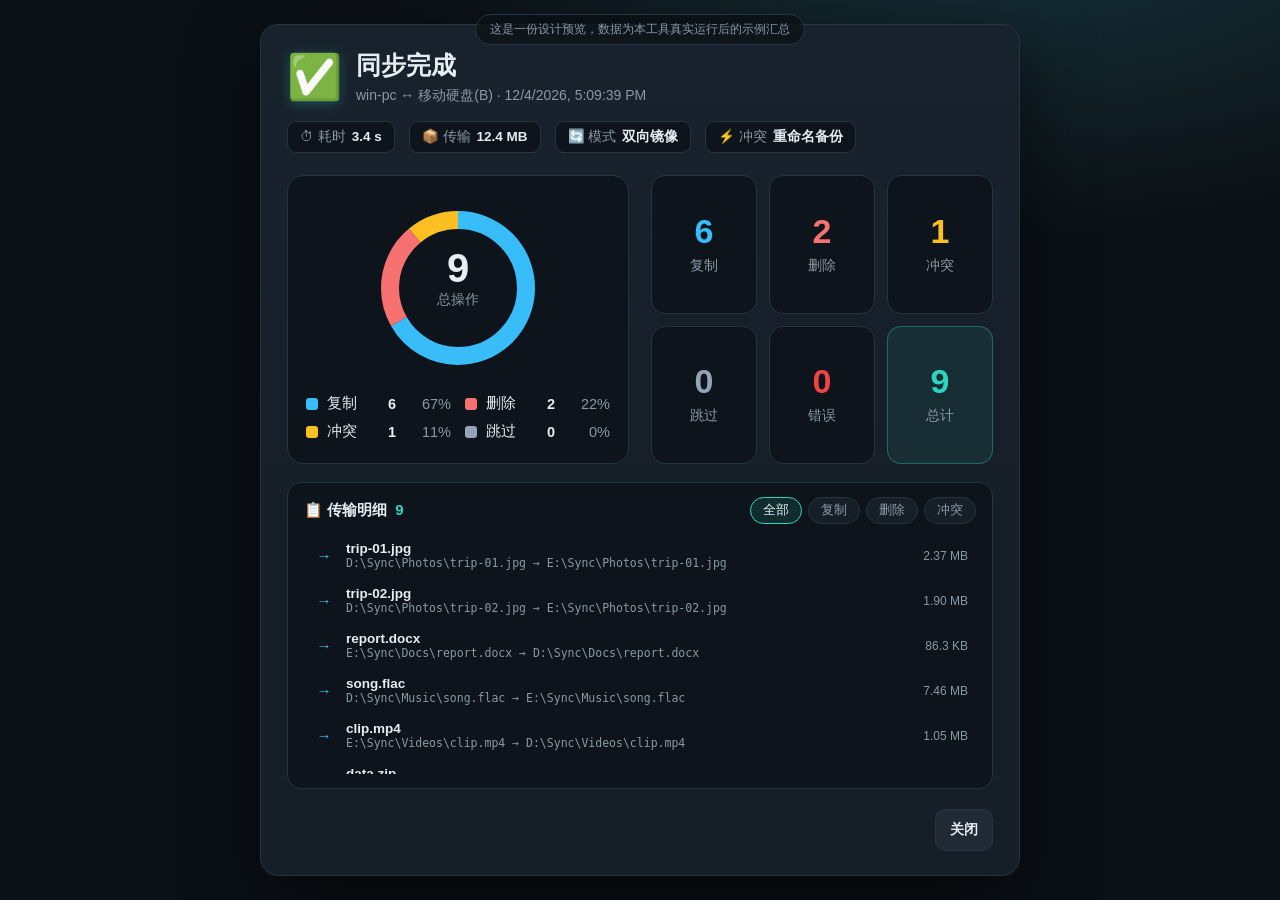
<file: reports/report-preview.html>
<!DOCTYPE html>
<html lang="zh-CN">
<head>
<meta charset="UTF-8" />
<meta name="viewport" content="width=device-width, initial-scale=1.0" />
<title>MiaoSync · 同步完成报告（矩阵布局预览）</title>
<style>
  :root {
    --bg:#0b1015; --bg-card:#161f28; --bg-input:#0d141b; --border:#263442;
    --text:#e6edf3; --text-dim:#8b98a5; --accent:#2dd4bf; --accent-warm:#f59e0b;
    --copy:#38bdf8; --del:#f87171; --conf:#fbbf24; --danger:#ef4444;
  }
  * { box-sizing:border-box; }
  body {
    margin:0; min-height:100vh; font-family:-apple-system,"PingFang SC","Microsoft YaHei","Segoe UI",sans-serif;
    background:radial-gradient(1200px 600px at 80% -10%, #16323a 0%, var(--bg) 55%);
    color:var(--text); display:flex; align-items:center; justify-content:center; padding:24px;
  }
  .note { position:fixed; top:14px; left:50%; transform:translateX(-50%); font-size:12px; color:var(--text-dim);
    background:rgba(11,16,21,.7); border:1px solid var(--border); padding:6px 14px; border-radius:999px; }

  .report-card {
    width:min(760px,94vw); background:linear-gradient(180deg,#18222d 0%,var(--bg-card) 60%);
    border:1px solid var(--border); border-radius:18px; padding:24px 26px; box-shadow:0 24px 70px rgba(0,0,0,.55);
  }

  /* 头部：标题在左，元数据在右 */
  .report-head { display:flex; justify-content:space-between; align-items:center; gap:16px; flex-wrap:wrap; margin-bottom:22px; }
  .report-title-block { display:flex; align-items:center; gap:14px; }
  .report-head .ico { font-size:44px; line-height:1; filter:drop-shadow(0 2px 6px rgba(45,212,191,.3)); }
  .report-head .title { font-size:25px; font-weight:700; margin:0; }
  .report-head .sub { margin:5px 0 0; font-size:14px; color:var(--text-dim); }
  .report-head.is-warn .ico { filter:drop-shadow(0 2px 6px rgba(245,158,11,.45)); }

  .report-meta-row { display:flex; flex-wrap:wrap; gap:9px 14px; font-size:13.5px; color:var(--text-dim); }
  .report-meta-row .m { display:inline-flex; align-items:baseline; gap:6px; background:var(--bg-input); border:1px solid var(--border); padding:6px 12px; border-radius:9px; font-size:13.5px; }
  .report-meta-row b { color:var(--text); font-weight:600; }

  /* 主体：1×2 矩阵 */
  .report-body { display:grid; grid-template-columns:1fr 1fr; gap:22px; align-items:stretch; }
  @media (max-width:620px){ .report-body{grid-template-columns:1fr;} }

  /* 左侧：环形图 */
  .report-chart { display:flex; flex-direction:column; align-items:center; justify-content:center; gap:16px;
    background:var(--bg-input); border:1px solid var(--border); border-radius:16px; padding:22px 18px; }
  .donut-track { fill:none; stroke:var(--bg-card); stroke-width:18; }
  .donut-seg { fill:none; stroke-width:18; transition:stroke-dasharray .9s cubic-bezier(.4,0,.2,1); }
  .donut-center-num { font-size:40px; font-weight:800; fill:var(--text); }
  .donut-center-label { font-size:13.5px; fill:var(--text-dim); }
  .report-legend { display:grid; grid-template-columns:1fr 1fr; gap:9px 14px; width:100%; }
  .report-legend .lg { display:flex; align-items:center; gap:9px; font-size:14.5px; }
  .report-legend .dot { width:12px; height:12px; border-radius:3px; flex:none; }
  .report-legend .lg .n { margin-left:auto; font-weight:700; font-variant-numeric:tabular-nums; }
  .report-legend .lg .p { color:var(--text-dim); width:46px; text-align:right; font-variant-numeric:tabular-nums; }

  /* 右侧：2×3 统计卡矩阵 */
  .report-tiles { display:grid; grid-template-columns:repeat(3,1fr); gap:12px; }
  @media (max-width:620px){ .report-tiles{grid-template-columns:repeat(2,1fr);} }
  .tile { background:var(--bg-input); border:1px solid var(--border); border-radius:14px;
    padding:20px 8px; text-align:center; min-height:104px; display:flex; flex-direction:column; justify-content:center; }
  .tile .t-num { font-size:34px; font-weight:800; line-height:1; font-variant-numeric:tabular-nums; }
  .tile .t-lbl { margin-top:9px; font-size:13.5px; color:var(--text-dim); }
  .tile.copy .t-num { color:var(--copy); }
  .tile.delete .t-num { color:var(--del); }
  .tile.conflict .t-num { color:var(--conf); }
  .tile.skip .t-num { color:#94a3b8; }
  .tile.error .t-num { color:var(--danger); }
  .tile.total { background:rgba(45,212,191,.08); border-color:rgba(45,212,191,.35); }
  .tile.total .t-num { color:var(--accent); }

  .report-banner { margin-top:18px; padding:13px 16px; border-radius:12px;
    border:1px solid rgba(245,158,11,.45); background:rgba(245,158,11,.1); color:#fbbf24; font-size:15px; line-height:1.65; }
  .report-banner[hidden]{display:none;}
  .report-banner b { color:#fde68a; }
  .report-foot { display:flex; justify-content:flex-end; gap:10px; margin-top:20px; }

  .btn { cursor:pointer; border:1px solid var(--border); background:#1f2a36; color:var(--text);
    border-radius:10px; padding:11px 14px; font-size:14px; font-weight:600; font-family:inherit; }
  .btn-run { background:var(--accent-warm); color:#2a1a02; border-color:var(--accent-warm); }

  /* 传输明细列表 */
  .report-detail { margin-top:18px; border:1px solid var(--border); border-radius:14px; background:var(--bg-input); padding:14px 16px; }
  .detail-head { display:flex; justify-content:space-between; align-items:center; gap:12px; flex-wrap:wrap; margin-bottom:10px; }
  .detail-title { font-size:15px; font-weight:700; }
  .detail-title b { color:var(--accent); margin-left:4px; font-variant-numeric:tabular-nums; }
  .detail-filters { display:flex; gap:6px; }
  .chip { cursor:pointer; border:1px solid var(--border); background:var(--bg-card); color:var(--text-dim);
    border-radius:999px; padding:4px 12px; font-size:12.5px; font-family:inherit; transition:all .15s; }
  .chip:hover { color:var(--text); }
  .chip.active { color:var(--text); border-color:var(--accent); background:rgba(45,212,191,.12); }
  .detail-list { max-height:240px; overflow:auto; display:flex; flex-direction:column; gap:2px; }
  .xrow { display:grid; grid-template-columns:24px 1fr auto; gap:10px; align-items:center; padding:7px 8px; border-radius:8px; }
  .xrow:hover { background:var(--bg-card); }
  .x-ico { font-size:15px; text-align:center; font-weight:700; }
  .xrow.copy .x-ico { color:var(--copy); }
  .xrow.delete .x-ico { color:var(--del); }
  .xrow.conflict .x-ico { color:var(--conf); }
  .xrow.skip .x-ico { color:#94a3b8; }
  .xrow.error .x-ico { color:var(--danger); }
  .xrow.error .x-name { color:var(--danger); }
  .x-main { min-width:0; }
  .x-name { font-size:13.5px; font-weight:600; white-space:nowrap; overflow:hidden; text-overflow:ellipsis; }
  .x-path { font-size:11.5px; color:var(--text-dim); font-family:ui-monospace,Menlo,Consolas,monospace; white-space:nowrap; overflow:hidden; text-overflow:ellipsis; }
  .x-size { font-size:12px; color:var(--text-dim); font-variant-numeric:tabular-nums; white-space:nowrap; }
  .x-empty { padding:18px; text-align:center; color:var(--text-dim); font-size:13px; margin:0; }
</style>
</head>
<body>
  <div class="note">这是一份设计预览，数据为本工具真实运行后的示例汇总</div>
  <div class="report-card">
    <div id="reportHead" class="report-head"></div>
    <div class="report-body">
      <div class="report-chart">
        <svg viewBox="0 0 180 180" width="180" height="180">
          <circle class="donut-track" cx="90" cy="90" r="68"></circle>
          <g id="reportSegments" transform="rotate(-90 90 90)"></g>
          <text id="reportCenter" x="90" y="84" class="donut-center-num" text-anchor="middle">0</text>
          <text x="90" y="106" class="donut-center-label" text-anchor="middle">总操作</text>
        </svg>
        <div id="reportLegend" class="report-legend"></div>
      </div>
      <div id="reportTiles" class="report-tiles"></div>
    </div>
    <section class="report-detail">
      <div class="detail-head">
        <span class="detail-title">📋 传输明细 <b id="detailCount">0</b></span>
        <div class="detail-filters" id="detailFilters">
          <button class="chip active" data-f="all">全部</button>
          <button class="chip" data-f="copy">复制</button>
          <button class="chip" data-f="delete">删除</button>
          <button class="chip" data-f="conflict">冲突</button>
        </div>
      </div>
      <div id="reportDetail" class="detail-list"></div>
    </section>
    <div id="reportBanner" class="report-banner" hidden></div>
    <div class="report-foot">
      <button class="btn btn-ghost">关闭</button>
      <button class="btn btn-run" hidden>⚠️ 确认并执行危险操作</button>
    </div>
  </div>

<script>
  const SAMPLE = {
    message:"同步完成", copied:6, deleted:2, conflicts:1, skipped:0, errors:0,
    bytesCopied:13002342, durationMs:3412, requiresConfirm:false,
    dangerousInfo:"", mode:"mirror", conflict:"rename",
    nodes:["win-pc","移动硬盘(B)"],
    transferred:[
      {kind:"copy", from:"D:\\Sync\\Photos\\trip-01.jpg", to:"E:\\Sync\\Photos\\trip-01.jpg", size:2480120, pair:"win-pc ↔ 移动硬盘(B)", status:"ok"},
      {kind:"copy", from:"D:\\Sync\\Photos\\trip-02.jpg", to:"E:\\Sync\\Photos\\trip-02.jpg", size:1988440, pair:"win-pc ↔ 移动硬盘(B)", status:"ok"},
      {kind:"copy", from:"E:\\Sync\\Docs\\report.docx", to:"D:\\Sync\\Docs\\report.docx", size:88410, pair:"win-pc ↔ 移动硬盘(B)", status:"ok"},
      {kind:"copy", from:"D:\\Sync\\Music\\song.flac", to:"E:\\Sync\\Music\\song.flac", size:7820100, pair:"win-pc ↔ 移动硬盘(B)", status:"ok"},
      {kind:"copy", from:"E:\\Sync\\Videos\\clip.mp4", to:"D:\\Sync\\Videos\\clip.mp4", size:1100290, pair:"win-pc ↔ 移动硬盘(B)", status:"ok"},
      {kind:"copy", from:"D:\\Sync\\Backup\\data.zip", to:"E:\\Sync\\Backup\\data.zip", size:475982, pair:"win-pc ↔ 移动硬盘(B)", status:"ok"},
      {kind:"conflict", from:"D:\\Sync\\docs\\shared.md", to:"E:\\Sync\\docs\\shared.md", size:14220, pair:"win-pc ↔ 移动硬盘(B)", status:"ok"},
      {kind:"delete", from:"", to:"E:\\Sync\\Temp\\old-note.txt", size:2048, pair:"win-pc ↔ 移动硬盘(B)", status:"ok"},
      {kind:"delete", from:"", to:"D:\\Sync\\Temp\\draft.bak", size:5120, pair:"win-pc ↔ 移动硬盘(B)", status:"ok"},
    ]
  };
  const SEG_DEFS = [
    {key:"copied",label:"复制",color:"#38bdf8"},
    {key:"deleted",label:"删除",color:"#f87171"},
    {key:"conflicts",label:"冲突",color:"#fbbf24"},
    {key:"skipped",label:"跳过",color:"#94a3b8"},
  ];
  const C = 2*Math.PI*68;
  const fmtBytes = n => { if(!n) return "0 B"; const u=["B","KB","MB","GB","TB"]; let i=0,x=n;
    while(x>=1024&&i<u.length-1){x/=1024;i++;} return (i===0?x:x.toFixed(x<10?2:1))+" "+u[i]; };
  const fmtDur = ms => ms<1000 ? ms+" ms" : (ms/1000).toFixed(1)+" s";
  const esc = s => String(s==null?"":s).replace(/&/g,"&amp;").replace(/</g,"&lt;").replace(/>/g,"&gt;");
  const MODE={mirror:"双向镜像",backup:"单向备份"}, CONF={rename:"重命名备份",keep:"两端保留",newer:"仅留较新"};

  const s=SAMPLE;
  const head=document.getElementById("reportHead");
  let icon="✅",title="同步完成",cls="";
  if(s.requiresConfirm){icon="⚠️";title="需要确认危险操作";cls="is-warn";}
  else if(s.errors>0){icon="⚠️";title="同步完成，有 "+s.errors+" 个错误";cls="is-warn";}
  head.className="report-head "+cls;
  head.innerHTML=
    `<div class="report-title-block"><span class="ico">${icon}</span>`+
    `<div><p class="title">${title}</p>`+
    `<p class="sub">${esc(s.nodes.join(" ↔ "))} · ${new Date().toLocaleString()}</p></div></div>`+
    `<div class="report-meta-row">`+
    `<span class="m">⏱ 耗时 <b>${fmtDur(s.durationMs)}</b></span>`+
    `<span class="m">📦 传输 <b>${fmtBytes(s.bytesCopied)}</b></span>`+
    `<span class="m">🔄 模式 <b>${MODE[s.mode]||s.mode}</b></span>`+
    `<span class="m">⚡ 冲突 <b>${CONF[s.conflict]||s.conflict}</b></span></div>`;

  const segs=document.getElementById("reportSegments"); segs.innerHTML="";
  const total=SEG_DEFS.reduce((a,d)=>a+(s[d.key]||0),0);
  let acc=0; const circles=[];
  SEG_DEFS.forEach(d=>{ const val=s[d.key]||0; const len=total>0?(val/total)*C:0;
    const c=document.createElementNS("http://www.w3.org/2000/svg","circle");
    c.setAttribute("class","donut-seg"); c.setAttribute("cx","90"); c.setAttribute("cy","90"); c.setAttribute("r","68");
    c.setAttribute("stroke",d.color); c.setAttribute("stroke-dasharray","0 "+C); c.setAttribute("stroke-dashoffset",String(-acc));
    segs.appendChild(c); circles.push({el:c,len}); acc+=len; });
  document.getElementById("reportCenter").textContent=total;
  requestAnimationFrame(()=>circles.forEach(({el,len})=>el.setAttribute("stroke-dasharray",len+" "+C)));

  const legend=document.getElementById("reportLegend"); legend.innerHTML="";
  SEG_DEFS.forEach(d=>{ const val=s[d.key]||0; const pct=total>0?Math.round((val/total)*100)+"%":"0%";
    const row=document.createElement("div"); row.className="lg";
    row.innerHTML=`<span class="dot" style="background:${d.color}"></span><span>${d.label}</span>`+
      `<span class="n">${val}</span><span class="p">${pct}</span>`; legend.appendChild(row); });

  const tiles=[
    {k:"copied",l:"复制",c:"copy"},{k:"deleted",l:"删除",c:"delete"},
    {k:"conflicts",l:"冲突",c:"conflict"},{k:"skipped",l:"跳过",c:"skip"},
    {k:"errors",l:"错误",c:"error"},{k:null,l:"总计",c:"total",val:total}
  ];
  const tw=document.getElementById("reportTiles"); tw.innerHTML="";
  tiles.forEach(t=>{ const el=document.createElement("div"); el.className="tile "+t.c;
    const num=t.val!=null?t.val:(s[t.k]||0);
    el.innerHTML=`<div class="t-num">${num}</div><div class="t-lbl">${t.l}</div>`; tw.appendChild(el); });

  const KIND_ICON={copy:"→",delete:"✕",conflict:"⇄",skip:"•"};
  const KIND_LABEL={copy:"复制",delete:"删除",conflict:"冲突",skip:"跳过"};
  const baseName=p=>{ if(!p) return ""; const i=Math.max(p.lastIndexOf("/"),p.lastIndexOf("\\")); return i>=0?p.slice(i+1):p; };
  function renderDetail(items){
    const wrap=document.getElementById("reportDetail");
    document.getElementById("detailCount").textContent=items.length;
    const filter=window.__detailFilter||"all";
    wrap.innerHTML="";
    const list=items.filter(it=>filter==="all"||it.kind===filter);
    if(!list.length){ wrap.innerHTML=`<p class="x-empty">${filter==="all"?"本次同步无文件传输。":"没有"+(KIND_LABEL[filter]||"")+"操作记录"}</p>`; return; }
    list.forEach(it=>{
      const row=document.createElement("div");
      row.className="xrow "+it.kind+(it.status==="error"?" error":"");
      const target=it.kind==="delete"?it.to:it.to||it.from;
      const name=baseName(target)||baseName(it.from||"");
      const path=it.kind==="delete"?(it.to||""):(it.from||"")+"  →  "+(it.to||"");
      const sizeTxt=it.status==="error"?"失败":fmtBytes(it.size);
      row.innerHTML=`<div class="x-ico">${KIND_ICON[it.kind]||"•"}</div>`+
        `<div class="x-main"><div class="x-name">${esc(name)}</div><div class="x-path">${esc(path)}</div></div>`+
        `<div class="x-size">${sizeTxt}</div>`;
      wrap.appendChild(row);
    });
  }
  renderDetail(SAMPLE.transferred||[]);
  document.querySelectorAll("#detailFilters .chip").forEach(el=>el.addEventListener("click",()=>{
    document.querySelectorAll("#detailFilters .chip").forEach(c=>c.classList.remove("active"));
    el.classList.add("active"); window.__detailFilter=el.dataset.f; renderDetail(SAMPLE.transferred||[]);
  }));

  const banner=document.getElementById("reportBanner");
  if(s.requiresConfirm){ banner.hidden=false; banner.innerHTML=`<b>⚠️ 危险操作</b><br/>${esc(s.dangerousInfo)}<br/>确认无误后点击右下角按钮执行。`; }
  else banner.hidden=true;
</script>
</body>
</html>
</file>
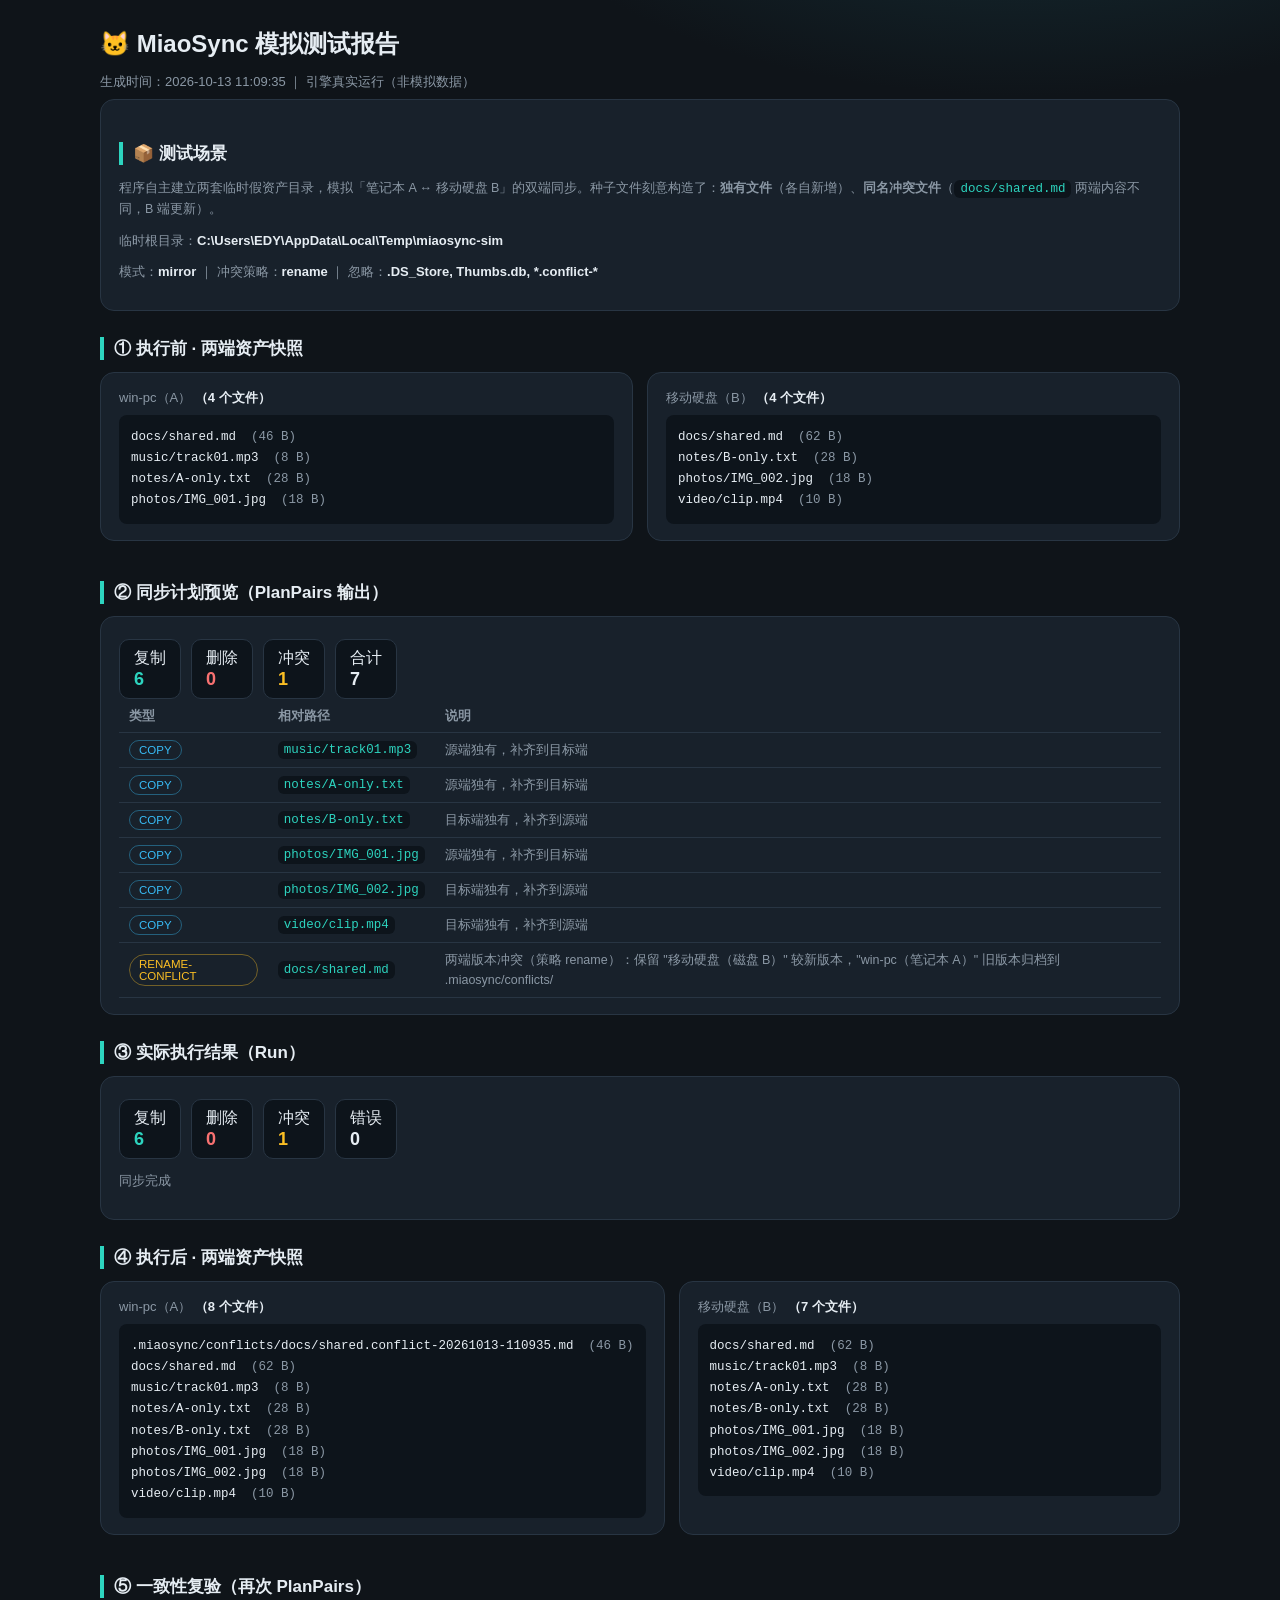
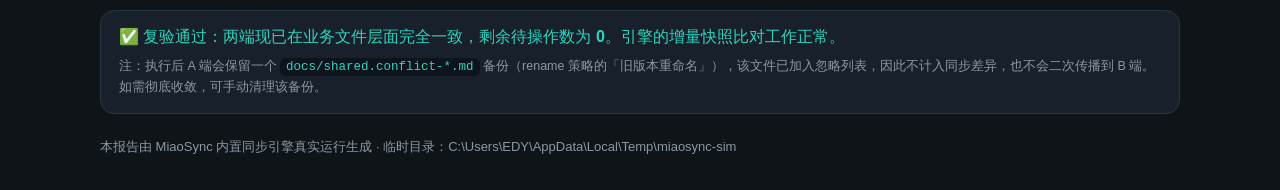
<file: reports/sim-report.html>
<!DOCTYPE html><html lang="zh-CN"><head><meta charset="UTF-8"/>
<meta name="viewport" content="width=device-width, initial-scale=1.0"/>
<title>MiaoSync 模拟测试报告</title><style>
:root{--bg:#0f1419;--card:#18212b;--border:#283543;--text:#e6edf3;--dim:#8b98a5;--accent:#2dd4bf;--warm:#f59e0b;--copy:#38bdf8;--del:#f87171;--conf:#fbbf24;}
*{box-sizing:border-box;}body{margin:0;font-family:-apple-system,"PingFang SC","Microsoft YaHei",sans-serif;background:radial-gradient(1000px 500px at 80% -10%,#16323a,#0f1419 55%);color:var(--text);padding:28px;}
.wrap{max-width:1080px;margin:0 auto;}
h1{font-size:24px;margin:0 0 4px;}h2{font-size:17px;margin:26px 0 12px;border-left:4px solid var(--accent);padding-left:10px;}
.sub{color:var(--dim);font-size:13px;margin-bottom:8px;}
.card{background:var(--card);border:1px solid var(--border);border-radius:14px;padding:16px 18px;margin-bottom:14px;}
.cols{display:grid;grid-template-columns:1fr 1fr;gap:14px;}
@media(max-width:760px){.cols{grid-template-columns:1fr;}}
.tree{font-family:ui-monospace,Menlo,Consolas,monospace;font-size:12.5px;line-height:1.7;background:#0d141b;border-radius:8px;padding:12px;white-space:pre;overflow:auto;}
.kv{font-size:13px;color:var(--dim);} .kv b{color:var(--text);}
table{width:100%;border-collapse:collapse;font-size:12.5px;}
th,td{text-align:left;padding:7px 10px;border-bottom:1px solid var(--border);}
th{color:var(--dim);font-weight:600;}
.badge{display:inline-block;padding:3px 9px;border-radius:999px;font-size:11.5px;border:1px solid var(--border);}
.copy{color:var(--copy);border-color:rgba(56,189,248,.4);}
.del{color:var(--del);border-color:rgba(248,113,113,.4);}
.conf{color:var(--conf);border-color:rgba(251,191,36,.4);}
.stats{display:flex;gap:10px;flex-wrap:wrap;margin:6px 0 2px;}
.stat{padding:8px 14px;border-radius:10px;background:#0d141b;border:1px solid var(--border);}
.stat b{font-size:18px;display:block;}
.ok{color:var(--accent);} .warn{color:var(--conf);}
.note{color:var(--dim);font-size:12.5px;line-height:1.6;}
code{background:#0d141b;padding:2px 6px;border-radius:6px;color:var(--accent);}
</style></head><body><div class="wrap"><h1>🐱 MiaoSync 模拟测试报告</h1>
<p class="sub">生成时间：2026-10-13 11:09:35 ｜ 引擎真实运行（非模拟数据）</p><div class="card"><h2>📦 测试场景</h2>
<p class="note">程序自主建立两套临时假资产目录，模拟「笔记本 A ↔ 移动硬盘 B」的双端同步。种子文件刻意构造了：<b>独有文件</b>（各自新增）、<b>同名冲突文件</b>（<code>docs/shared.md</code> 两端内容不同，B 端更新）。</p>
<p class="kv">临时根目录：<b>C:\Users\EDY\AppData\Local\Temp\miaosync-sim</b></p>
<p class="kv">模式：<b>mirror</b> ｜ 冲突策略：<b>rename</b> ｜ 忽略：<b>.DS_Store, Thumbs.db, *.conflict-*</b></p>
</div><h2>① 执行前 · 两端资产快照</h2><div class="cols"><div class="card"><div class="kv" style="margin-bottom:8px">win-pc（A） <b>（4 个文件）</b></div><div class="tree">docs/shared.md  <span style="color:#8b98a5">(46 B)</span>
music/track01.mp3  <span style="color:#8b98a5">(8 B)</span>
notes/A-only.txt  <span style="color:#8b98a5">(28 B)</span>
photos/IMG_001.jpg  <span style="color:#8b98a5">(18 B)</span>
</div></div><div class="card"><div class="kv" style="margin-bottom:8px">移动硬盘（B） <b>（4 个文件）</b></div><div class="tree">docs/shared.md  <span style="color:#8b98a5">(62 B)</span>
notes/B-only.txt  <span style="color:#8b98a5">(28 B)</span>
photos/IMG_002.jpg  <span style="color:#8b98a5">(18 B)</span>
video/clip.mp4  <span style="color:#8b98a5">(10 B)</span>
</div></div></div><h2>② 同步计划预览（PlanPairs 输出）</h2>
<div class="card"><div class="stats">
<span class="stat">复制<b class="ok">6</b></span>
<span class="stat">删除<b class="del">0</b></span>
<span class="stat">冲突<b class="conf">1</b></span>
<span class="stat">合计<b>7</b></span>
</div><table><thead><tr><th>类型</th><th>相对路径</th><th>说明</th></tr></thead><tbody><tr><td><span class="badge copy">COPY</span></td><td><code>music/track01.mp3</code></td><td class="note">源端独有，补齐到目标端</td></tr><tr><td><span class="badge copy">COPY</span></td><td><code>notes/A-only.txt</code></td><td class="note">源端独有，补齐到目标端</td></tr><tr><td><span class="badge copy">COPY</span></td><td><code>notes/B-only.txt</code></td><td class="note">目标端独有，补齐到源端</td></tr><tr><td><span class="badge copy">COPY</span></td><td><code>photos/IMG_001.jpg</code></td><td class="note">源端独有，补齐到目标端</td></tr><tr><td><span class="badge copy">COPY</span></td><td><code>photos/IMG_002.jpg</code></td><td class="note">目标端独有，补齐到源端</td></tr><tr><td><span class="badge copy">COPY</span></td><td><code>video/clip.mp4</code></td><td class="note">目标端独有，补齐到源端</td></tr><tr><td><span class="badge conf">RENAME-CONFLICT</span></td><td><code>docs/shared.md</code></td><td class="note">两端版本冲突（策略 rename）：保留 &#34;移动硬盘（磁盘 B）&#34; 较新版本，&#34;win-pc（笔记本 A）&#34; 旧版本归档到 .miaosync/conflicts/</td></tr></tbody></table></div><h2>③ 实际执行结果（Run）</h2><div class="card"><div class="stats">
<span class="stat">复制<b class="ok">6</b></span>
<span class="stat">删除<b class="del">0</b></span>
<span class="stat">冲突<b class="conf">1</b></span>
<span class="stat">错误<b>0</b></span>
</div><p class="kv">同步完成</p></div><h2>④ 执行后 · 两端资产快照</h2><div class="cols"><div class="card"><div class="kv" style="margin-bottom:8px">win-pc（A） <b>（8 个文件）</b></div><div class="tree">.miaosync/conflicts/docs/shared.conflict-20261013-110935.md  <span style="color:#8b98a5">(46 B)</span>
docs/shared.md  <span style="color:#8b98a5">(62 B)</span>
music/track01.mp3  <span style="color:#8b98a5">(8 B)</span>
notes/A-only.txt  <span style="color:#8b98a5">(28 B)</span>
notes/B-only.txt  <span style="color:#8b98a5">(28 B)</span>
photos/IMG_001.jpg  <span style="color:#8b98a5">(18 B)</span>
photos/IMG_002.jpg  <span style="color:#8b98a5">(18 B)</span>
video/clip.mp4  <span style="color:#8b98a5">(10 B)</span>
</div></div><div class="card"><div class="kv" style="margin-bottom:8px">移动硬盘（B） <b>（7 个文件）</b></div><div class="tree">docs/shared.md  <span style="color:#8b98a5">(62 B)</span>
music/track01.mp3  <span style="color:#8b98a5">(8 B)</span>
notes/A-only.txt  <span style="color:#8b98a5">(28 B)</span>
notes/B-only.txt  <span style="color:#8b98a5">(28 B)</span>
photos/IMG_001.jpg  <span style="color:#8b98a5">(18 B)</span>
photos/IMG_002.jpg  <span style="color:#8b98a5">(18 B)</span>
video/clip.mp4  <span style="color:#8b98a5">(10 B)</span>
</div></div></div><h2>⑤ 一致性复验（再次 PlanPairs）</h2><div class="card"><p class="ok" style="margin:0">✅ 复验通过：两端现已在业务文件层面完全一致，剩余待操作数为 <b>0</b>。引擎的增量快照比对工作正常。</p>
<p class="note" style="margin:8px 0 0">注：执行后 A 端会保留一个 <code>docs/shared.conflict-*.md</code> 备份（rename 策略的「旧版本重命名」），该文件已加入忽略列表，因此不计入同步差异，也不会二次传播到 B 端。如需彻底收敛，可手动清理该备份。</p></div><p class="sub" style="margin-top:24px">本报告由 MiaoSync 内置同步引擎真实运行生成 · 临时目录：C:\Users\EDY\AppData\Local\Temp\miaosync-sim</p></div></body></html>
</file>
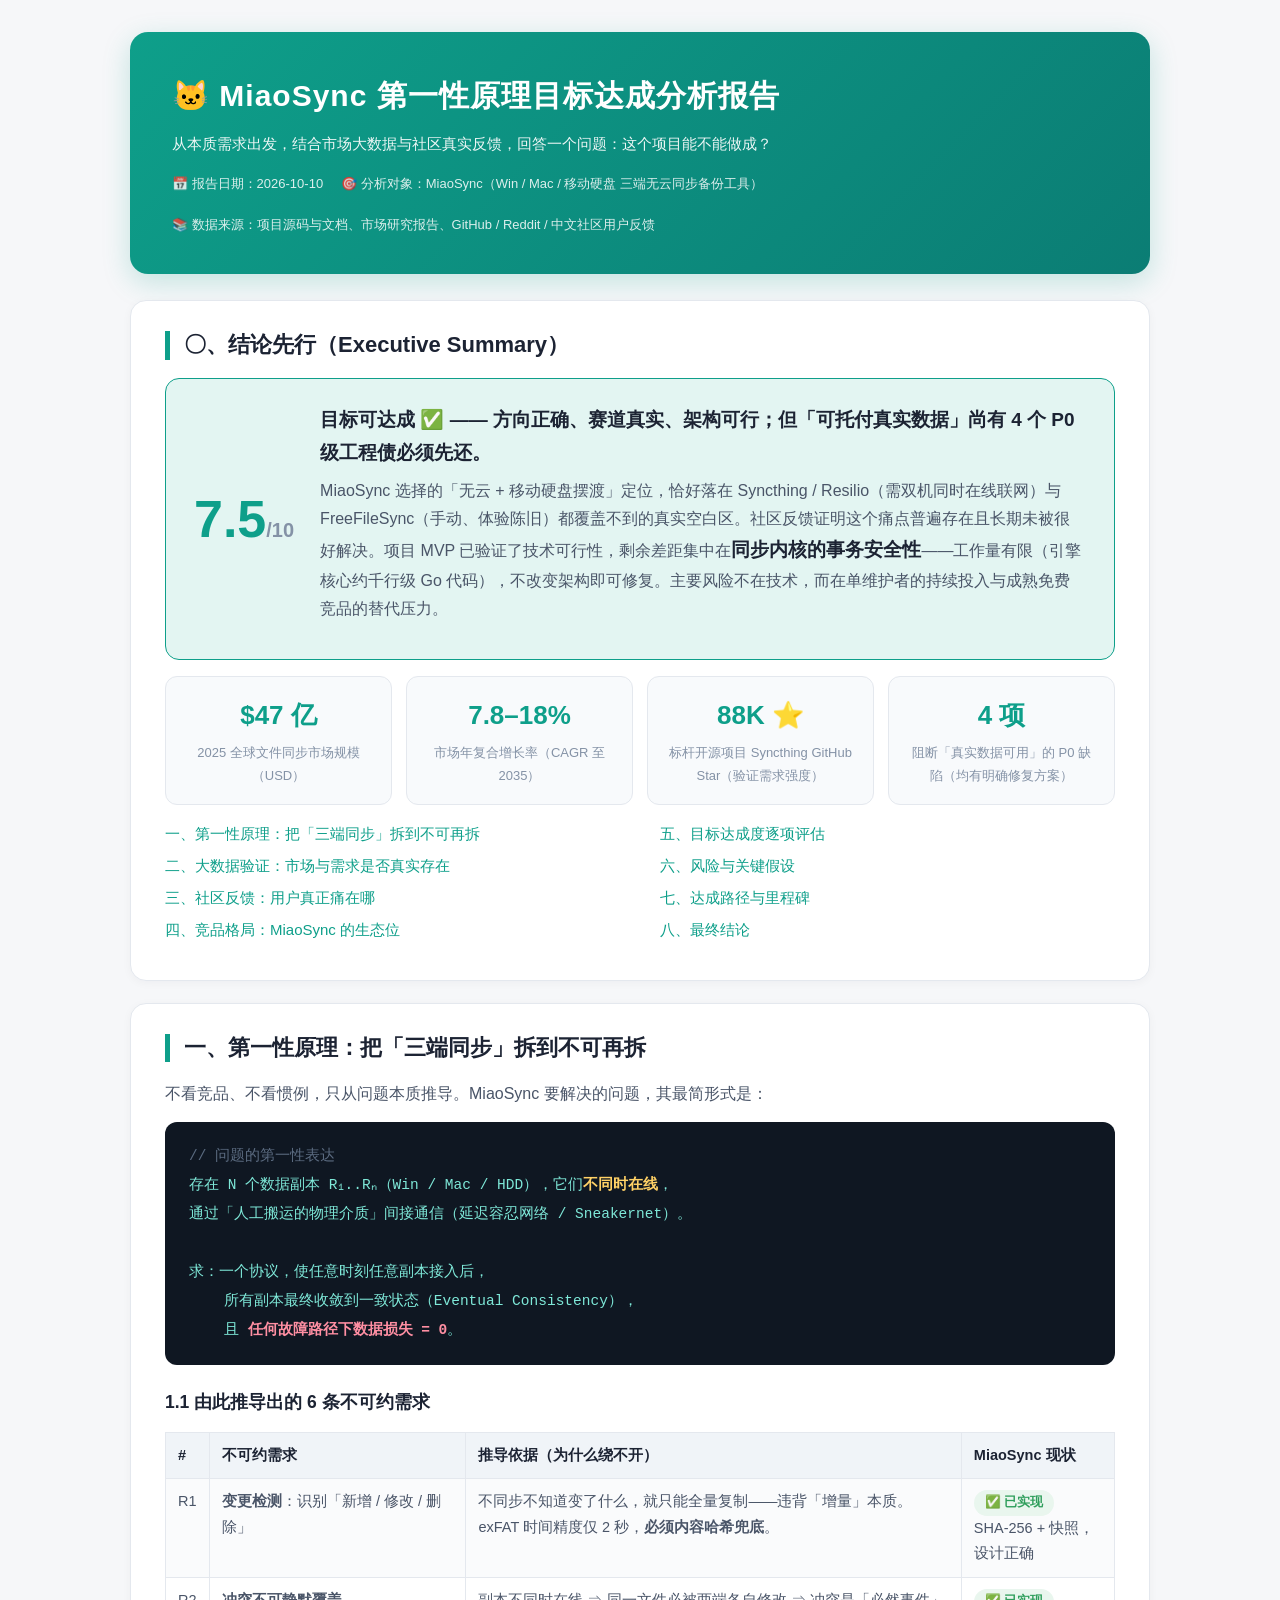
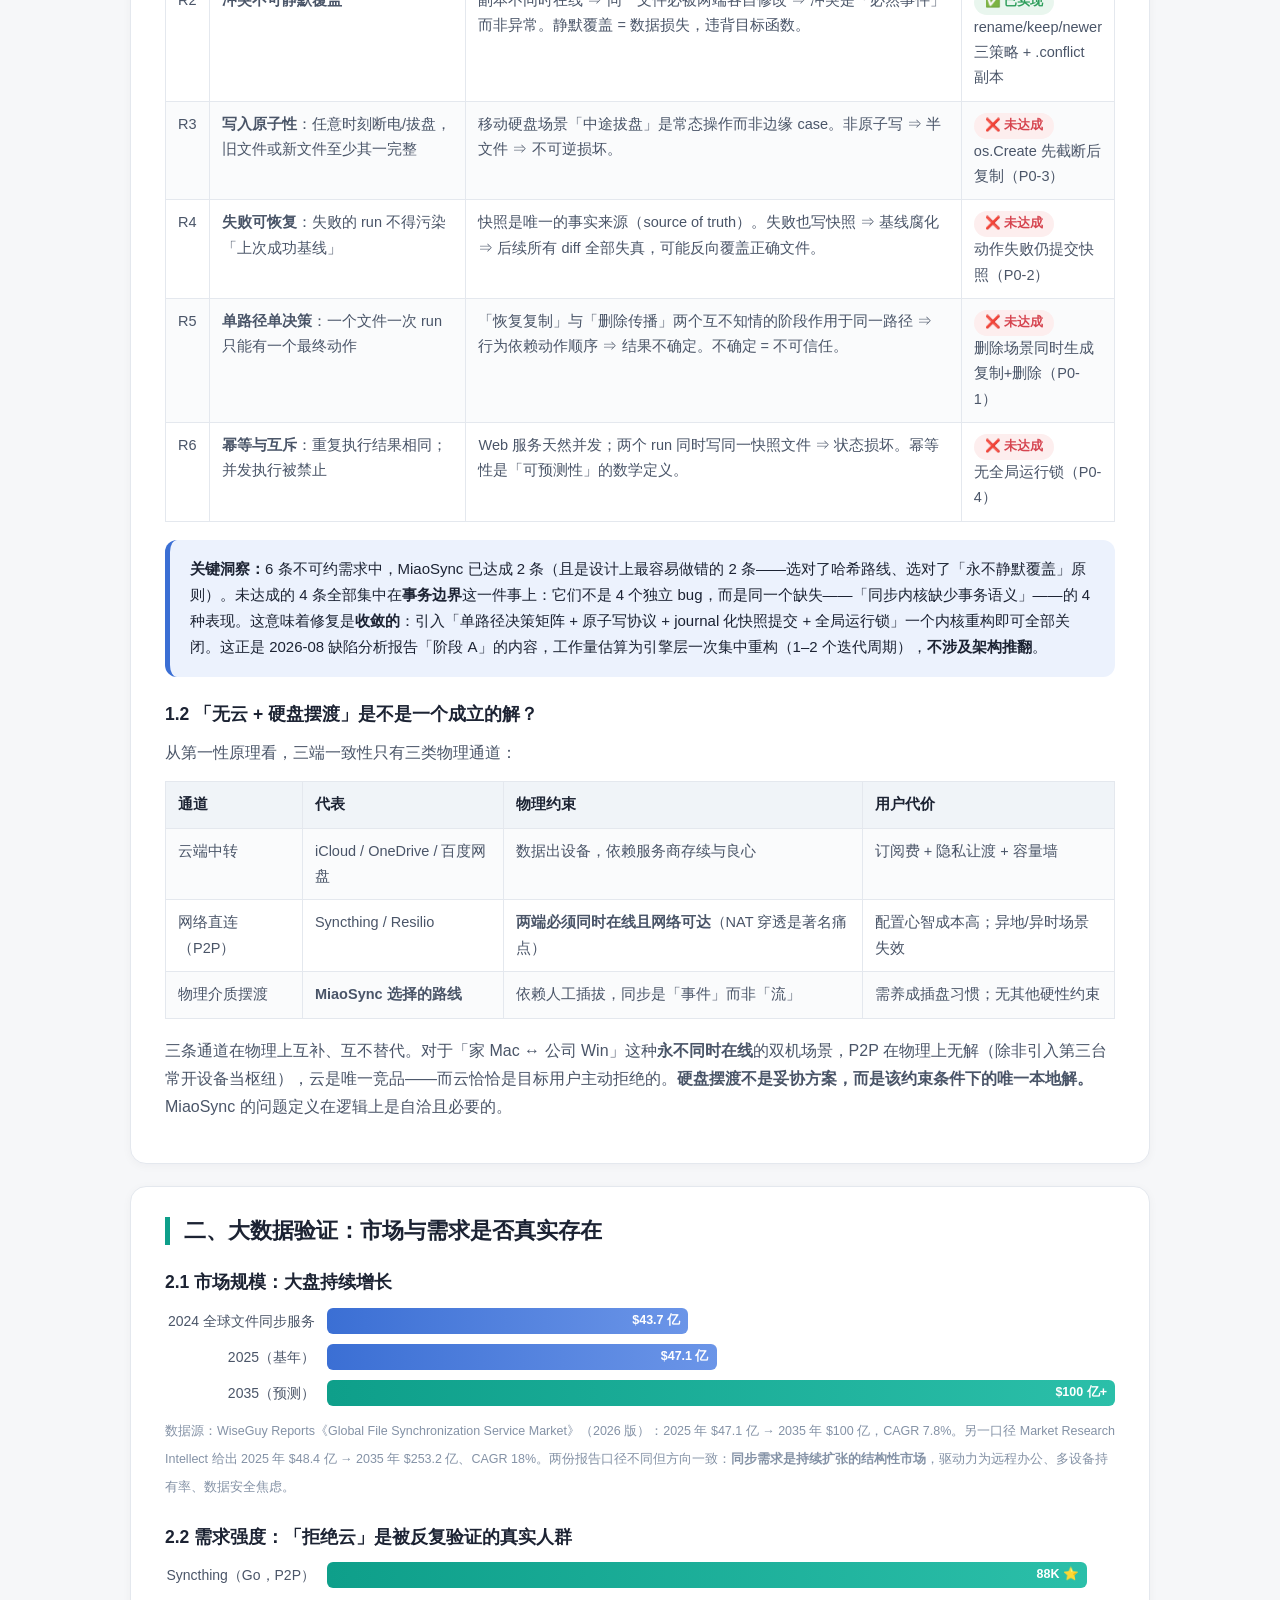
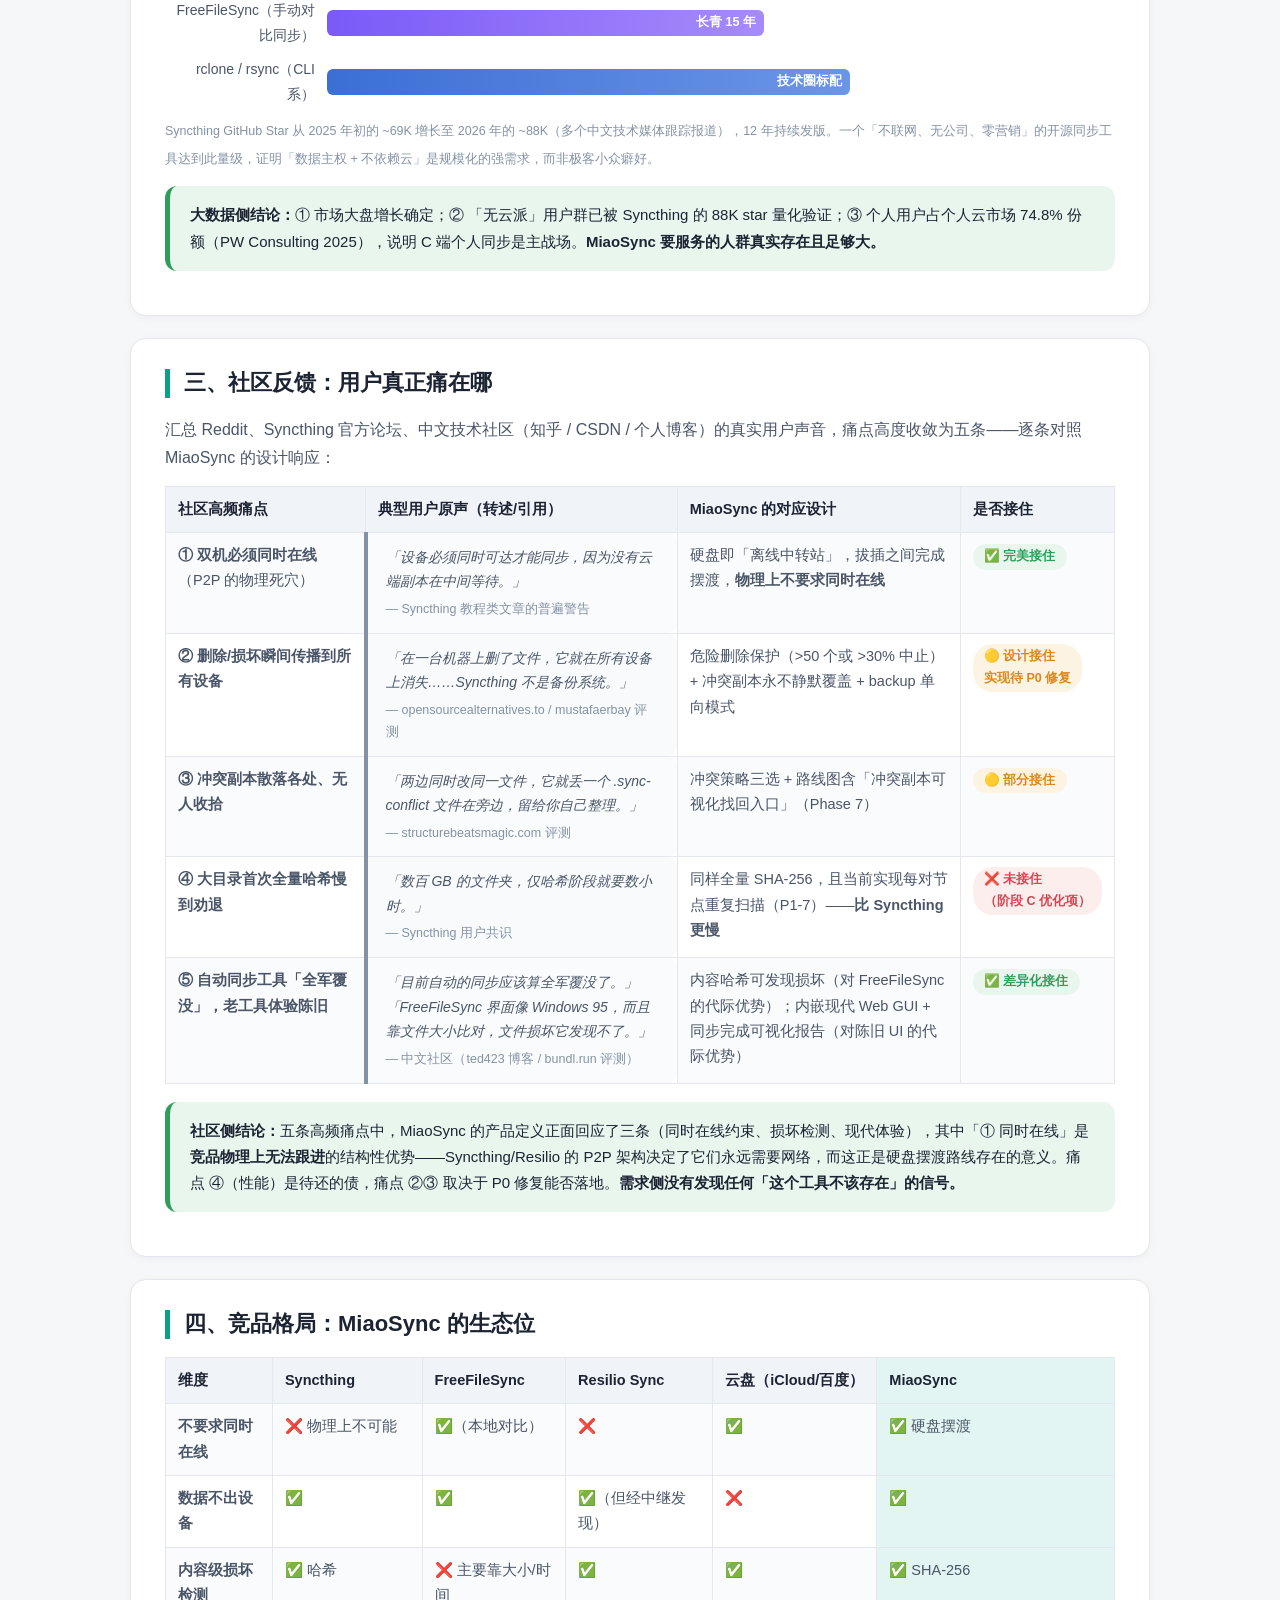
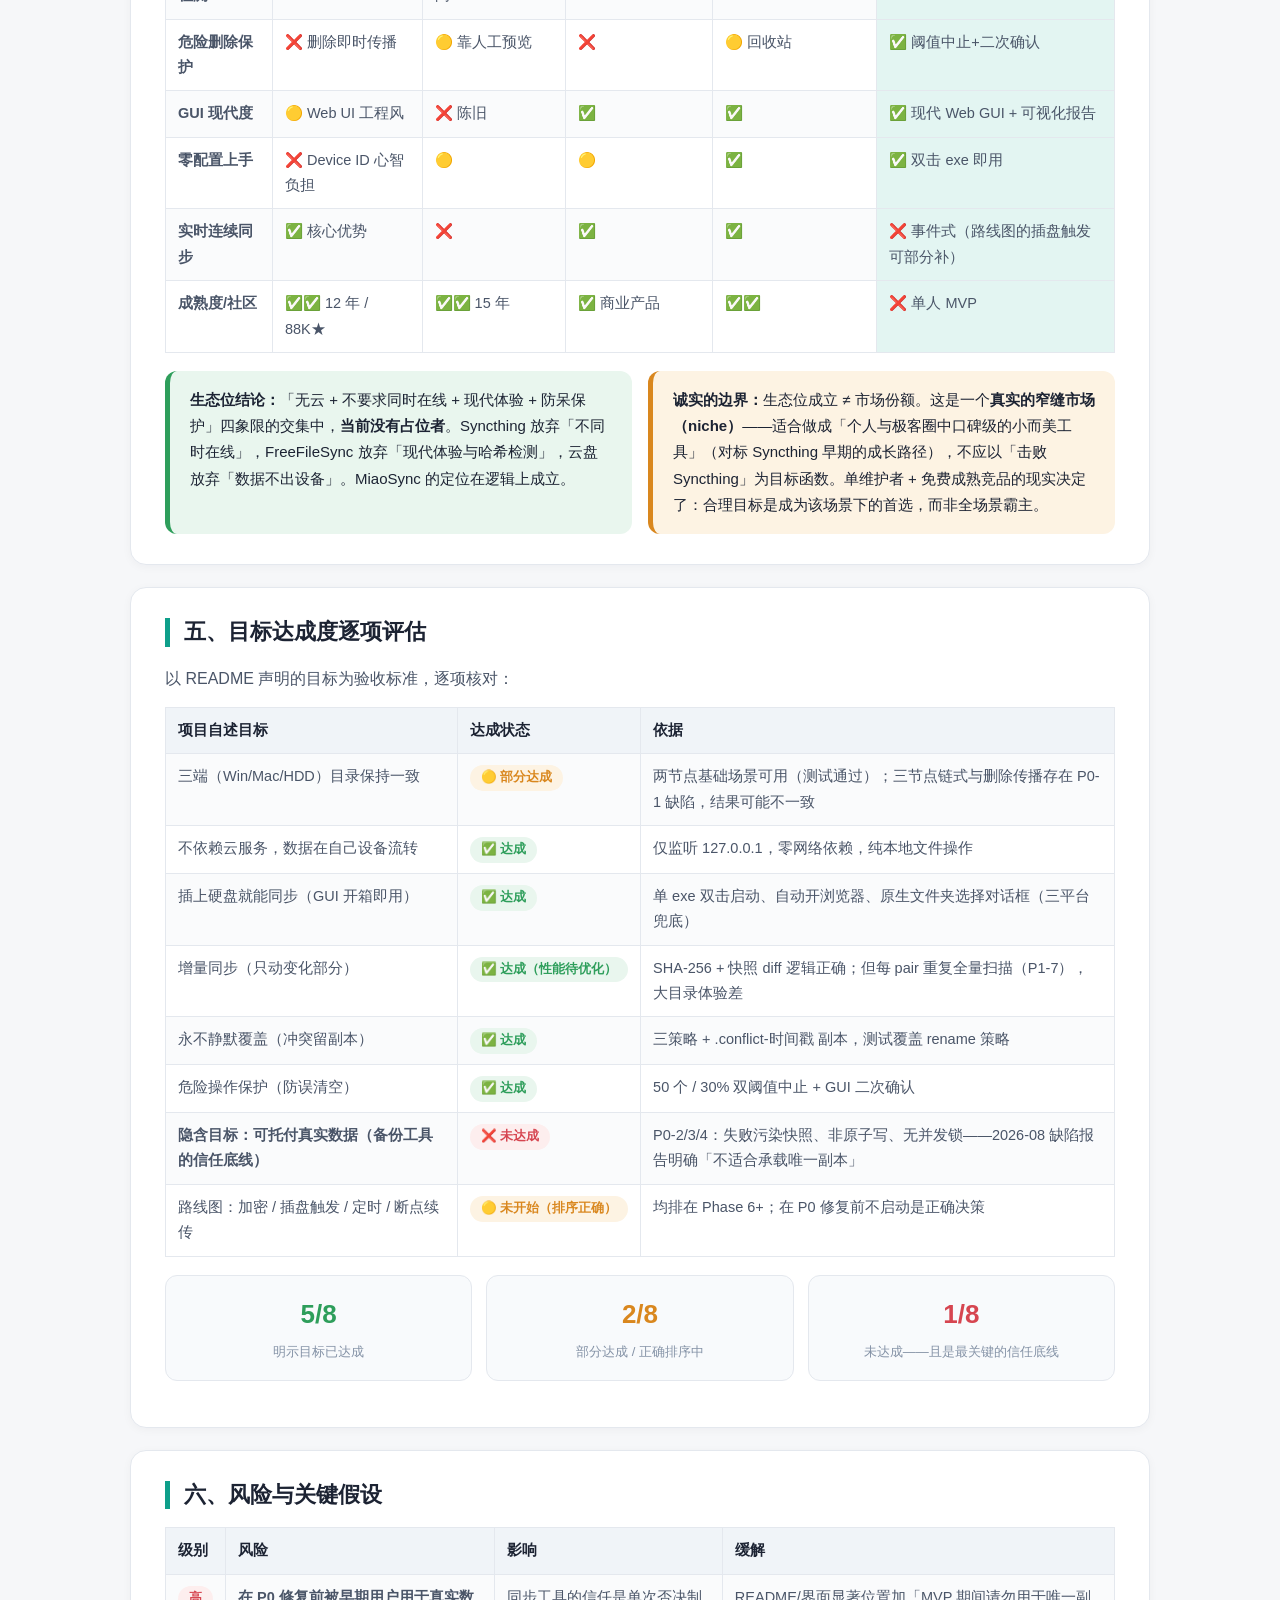
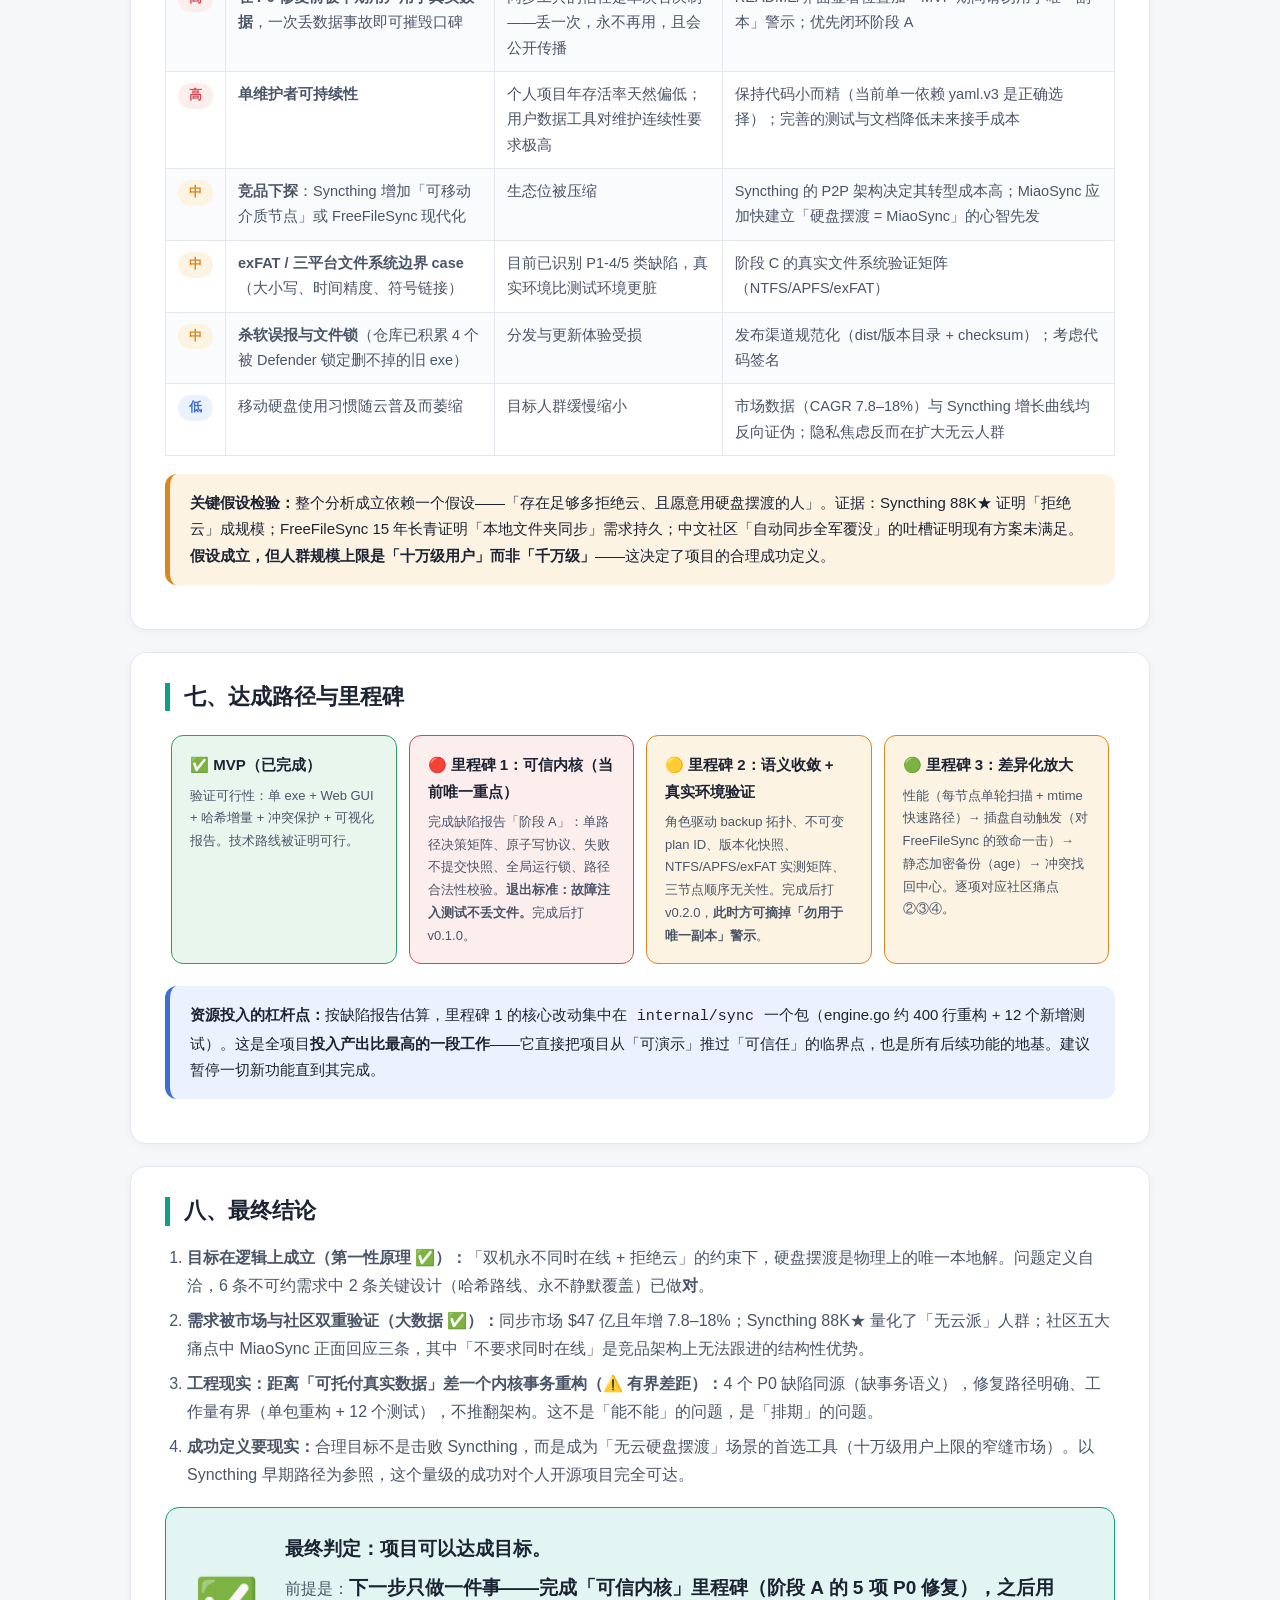
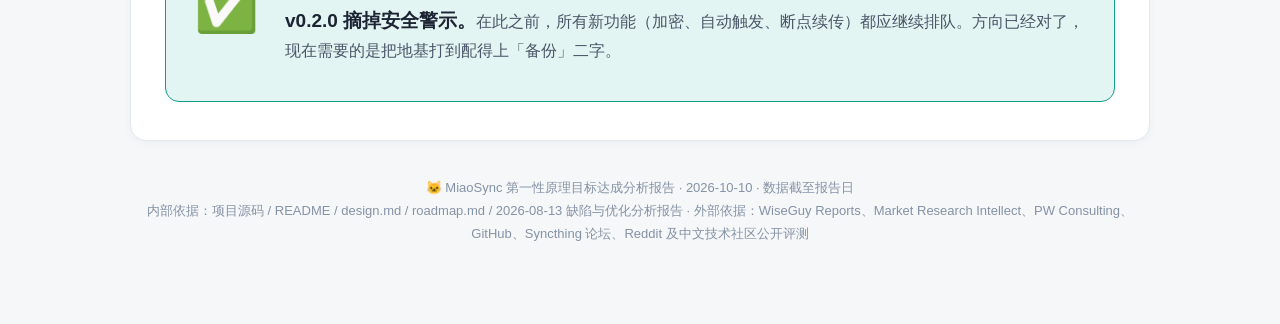
<file: reports/第一性原理目标达成分析报告.html>
<!DOCTYPE html>
<html lang="zh-CN">
<head>
<meta charset="UTF-8">
<meta name="viewport" content="width=device-width, initial-scale=1.0">
<title>MiaoSync 第一性原理目标达成分析报告</title>
<style>
  :root{
    --bg:#f6f7f9; --card:#ffffff; --ink:#1c2333; --ink2:#4a5568; --ink3:#8492a6;
    --line:#e4e8ee; --brand:#0e9f8a; --brand-soft:#e3f5f2;
    --red:#d64550; --red-soft:#fdeeee; --green:#2e9e5b; --green-soft:#e9f6ee;
    --amber:#d9871e; --amber-soft:#fdf3e3; --blue:#3b6fd4; --blue-soft:#ecf2fd;
    --purple:#7a5af8;
  }
  *{margin:0;padding:0;box-sizing:border-box}
  body{background:var(--bg);color:var(--ink);font-family:"PingFang SC","Microsoft YaHei","Segoe UI",sans-serif;font-size:16px;line-height:1.75;padding:32px 16px 80px}
  .wrap{max-width:1020px;margin:0 auto}
  .hero{background:linear-gradient(135deg,#0e9f8a,#0b7d74);color:#fff;border-radius:18px;padding:38px 42px;margin-bottom:26px;box-shadow:0 8px 28px rgba(14,159,138,.22)}
  .hero h1{font-size:30px;letter-spacing:1px;margin-bottom:8px}
  .hero .sub{opacity:.92;font-size:15px}
  .hero .meta{margin-top:16px;font-size:13px;opacity:.85;display:flex;gap:18px;flex-wrap:wrap}
  .card{background:var(--card);border:1px solid var(--line);border-radius:16px;padding:30px 34px;margin-bottom:22px;box-shadow:0 2px 10px rgba(28,35,51,.04)}
  h2{font-size:22px;margin-bottom:18px;padding-left:14px;border-left:5px solid var(--brand);line-height:1.3}
  h3{font-size:17.5px;margin:22px 0 10px;color:var(--ink)}
  p{margin-bottom:12px;color:var(--ink2)}
  ul,ol{margin:0 0 14px 22px;color:var(--ink2)}
  li{margin-bottom:7px}
  table{width:100%;border-collapse:collapse;margin:14px 0 18px;font-size:14.5px}
  th{background:#f0f4f8;text-align:left;padding:10px 12px;border:1px solid var(--line);color:var(--ink);font-weight:600;white-space:nowrap}
  td{padding:10px 12px;border:1px solid var(--line);vertical-align:top;color:var(--ink2)}
  tr:nth-child(even) td{background:#fafbfc}
  .tag{display:inline-block;padding:2px 11px;border-radius:20px;font-size:12.5px;font-weight:600;white-space:nowrap}
  .t-green{background:var(--green-soft);color:var(--green)}
  .t-red{background:var(--red-soft);color:var(--red)}
  .t-amber{background:var(--amber-soft);color:var(--amber)}
  .t-blue{background:var(--blue-soft);color:var(--blue)}
  .t-brand{background:var(--brand-soft);color:var(--brand)}
  .verdict{display:flex;gap:26px;align-items:center;flex-wrap:wrap;background:var(--brand-soft);border:1.5px solid var(--brand);border-radius:14px;padding:24px 28px;margin-bottom:8px}
  .verdict .score{font-size:52px;font-weight:800;color:var(--brand);line-height:1}
  .verdict .vtext{flex:1;min-width:260px}
  .verdict .vtext b{font-size:19px;color:var(--ink)}
  .kpis{display:grid;grid-template-columns:repeat(auto-fit,minmax(200px,1fr));gap:14px;margin:16px 0}
  .kpi{background:#f8fafc;border:1px solid var(--line);border-radius:12px;padding:16px 18px;text-align:center}
  .kpi .num{font-size:26px;font-weight:800;color:var(--brand)}
  .kpi .lbl{font-size:13px;color:var(--ink3);margin-top:4px}
  .callout{border-radius:12px;padding:16px 20px;margin:14px 0;font-size:15px}
  .c-red{background:var(--red-soft);border-left:5px solid var(--red)}
  .c-green{background:var(--green-soft);border-left:5px solid var(--green)}
  .c-amber{background:var(--amber-soft);border-left:5px solid var(--amber)}
  .c-blue{background:var(--blue-soft);border-left:5px solid var(--blue)}
  .callout b{color:var(--ink)}
  .formula{background:#0f1722;color:#7ee8d8;border-radius:12px;padding:20px 24px;font-family:"JetBrains Mono",Consolas,monospace;font-size:14.5px;line-height:2;margin:14px 0;overflow-x:auto}
  .formula .cm{color:#5b6b80}
  .grid2{display:grid;grid-template-columns:1fr 1fr;gap:16px}
  @media(max-width:720px){.grid2{grid-template-columns:1fr}}
  .quote{background:#f8fafc;border-left:4px solid var(--ink3);border-radius:0 10px 10px 0;padding:12px 18px;margin:10px 0;font-size:14px;color:var(--ink2);font-style:italic}
  .quote .src{display:block;font-style:normal;font-size:12.5px;color:var(--ink3);margin-top:5px}
  .bar-row{display:flex;align-items:center;gap:12px;margin-bottom:10px;font-size:14px}
  .bar-row .name{width:150px;text-align:right;color:var(--ink2);flex-shrink:0}
  .bar-row .bar{height:26px;border-radius:6px;background:linear-gradient(90deg,#0e9f8a,#2bbfa9);display:flex;align-items:center;justify-content:flex-end;padding-right:8px;color:#fff;font-weight:700;font-size:12.5px;min-width:44px}
  .bar-row .bar.alt{background:linear-gradient(90deg,#3b6fd4,#6b95e8)}
  .bar-row .bar.alt2{background:linear-gradient(90deg,#7a5af8,#a58bfa)}
  .roadmap{display:flex;gap:0;flex-wrap:wrap;margin:16px 0}
  .phase{flex:1;min-width:200px;border:1.5px solid var(--line);border-radius:12px;padding:16px 18px;margin:6px;background:#fff;position:relative}
  .phase.done{border-color:var(--green);background:var(--green-soft)}
  .phase.now{border-color:var(--red);background:var(--red-soft)}
  .phase.next{border-color:var(--amber);background:var(--amber-soft)}
  .phase h4{font-size:15px;margin-bottom:6px}
  .phase p{font-size:13px;margin:0}
  .foot{text-align:center;color:var(--ink3);font-size:13px;margin-top:36px}
  .toc{columns:2;column-gap:40px;font-size:15px}
  .toc li{margin-bottom:6px;list-style:none}
  .toc a{color:var(--brand);text-decoration:none}
  .toc a:hover{text-decoration:underline}
  @media(max-width:600px){.toc{columns:1}}
  small.src{color:var(--ink3);font-size:12.5px}
</style>
</head>
<body>
<div class="wrap">

<div class="hero">
  <h1>🐱 MiaoSync 第一性原理目标达成分析报告</h1>
  <div class="sub">从本质需求出发，结合市场大数据与社区真实反馈，回答一个问题：这个项目能不能做成？</div>
  <div class="meta">
    <span>📅 报告日期：2026-10-10</span>
    <span>🎯 分析对象：MiaoSync（Win / Mac / 移动硬盘 三端无云同步备份工具）</span>
    <span>📚 数据来源：项目源码与文档、市场研究报告、GitHub / Reddit / 中文社区用户反馈</span>
  </div>
</div>

<!-- ============ 0. 结论先行 ============ -->
<div class="card" id="summary">
  <h2>〇、结论先行（Executive Summary）</h2>
  <div class="verdict">
    <div class="score">7.5<span style="font-size:20px;color:var(--ink3)">/10</span></div>
    <div class="vtext">
      <b>目标可达成 ✅ —— 方向正确、赛道真实、架构可行；但「可托付真实数据」尚有 4 个 P0 级工程债必须先还。</b>
      <p style="margin-top:8px">MiaoSync 选择的「无云 + 移动硬盘摆渡」定位，恰好落在 Syncthing / Resilio（需双机同时在线联网）与 FreeFileSync（手动、体验陈旧）都覆盖不到的真实空白区。社区反馈证明这个痛点普遍存在且长期未被很好解决。项目 MVP 已验证了技术可行性，剩余差距集中在<b>同步内核的事务安全性</b>——工作量有限（引擎核心约千行级 Go 代码），不改变架构即可修复。主要风险不在技术，而在单维护者的持续投入与成熟免费竞品的替代压力。</p>
    </div>
  </div>
  <div class="kpis">
    <div class="kpi"><div class="num">$47 亿</div><div class="lbl">2025 全球文件同步市场规模（USD）</div></div>
    <div class="kpi"><div class="num">7.8–18%</div><div class="lbl">市场年复合增长率（CAGR 至 2035）</div></div>
    <div class="kpi"><div class="num">88K ⭐</div><div class="lbl">标杆开源项目 Syncthing GitHub Star（验证需求强度）</div></div>
    <div class="kpi"><div class="num">4 项</div><div class="lbl">阻断「真实数据可用」的 P0 缺陷（均有明确修复方案）</div></div>
  </div>
  <div class="toc">
    <li><a href="#fpr">一、第一性原理：把「三端同步」拆到不可再拆</a></li>
    <li><a href="#market">二、大数据验证：市场与需求是否真实存在</a></li>
    <li><a href="#community">三、社区反馈：用户真正痛在哪</a></li>
    <li><a href="#compete">四、竞品格局：MiaoSync 的生态位</a></li>
    <li><a href="#matrix">五、目标达成度逐项评估</a></li>
    <li><a href="#risk">六、风险与关键假设</a></li>
    <li><a href="#path">七、达成路径与里程碑</a></li>
    <li><a href="#conclusion">八、最终结论</a></li>
  </div>
</div>

<!-- ============ 1. 第一性原理 ============ -->
<div class="card" id="fpr">
  <h2>一、第一性原理：把「三端同步」拆到不可再拆</h2>
  <p>不看竞品、不看惯例，只从问题本质推导。MiaoSync 要解决的问题，其最简形式是：</p>
  <div class="formula">
    <span class="cm">// 问题的第一性表达</span><br>
    存在 N 个数据副本 R₁..Rₙ（Win / Mac / HDD），它们<b style="color:#ffd166">不同时在线</b>，<br>
    通过「人工搬运的物理介质」间接通信（延迟容忍网络 / Sneakernet）。<br><br>
    求：一个协议，使任意时刻任意副本接入后，<br>
    &nbsp;&nbsp;&nbsp;&nbsp;所有副本最终收敛到一致状态（Eventual Consistency），<br>
    &nbsp;&nbsp;&nbsp;&nbsp;且 <b style="color:#ff8fa3">任何故障路径下数据损失 = 0</b>。
  </div>

  <h3>1.1 由此推导出的 6 条不可约需求</h3>
  <table>
    <tr><th style="width:44px">#</th><th>不可约需求</th><th>推导依据（为什么绕不开）</th><th style="width:150px">MiaoSync 现状</th></tr>
    <tr>
      <td>R1</td><td><b>变更检测</b>：识别「新增 / 修改 / 删除」</td>
      <td>不同步不知道变了什么，就只能全量复制——违背「增量」本质。exFAT 时间精度仅 2 秒，<b>必须内容哈希兜底</b>。</td>
      <td><span class="tag t-green">✅ 已实现</span><br>SHA-256 + 快照，设计正确</td>
    </tr>
    <tr>
      <td>R2</td><td><b>冲突不可静默覆盖</b></td>
      <td>副本不同时在线 ⇒ 同一文件必被两端各自修改 ⇒ 冲突是「必然事件」而非异常。静默覆盖 = 数据损失，违背目标函数。</td>
      <td><span class="tag t-green">✅ 已实现</span><br>rename/keep/newer 三策略 + .conflict 副本</td>
    </tr>
    <tr>
      <td>R3</td><td><b>写入原子性</b>：任意时刻断电/拔盘，旧文件或新文件至少其一完整</td>
      <td>移动硬盘场景「中途拔盘」是常态操作而非边缘 case。非原子写 ⇒ 半文件 ⇒ 不可逆损坏。</td>
      <td><span class="tag t-red">❌ 未达成</span><br>os.Create 先截断后复制（P0-3）</td>
    </tr>
    <tr>
      <td>R4</td><td><b>失败可恢复</b>：失败的 run 不得污染「上次成功基线」</td>
      <td>快照是唯一的事实来源（source of truth）。失败也写快照 ⇒ 基线腐化 ⇒ 后续所有 diff 全部失真，可能反向覆盖正确文件。</td>
      <td><span class="tag t-red">❌ 未达成</span><br>动作失败仍提交快照（P0-2）</td>
    </tr>
    <tr>
      <td>R5</td><td><b>单路径单决策</b>：一个文件一次 run 只能有一个最终动作</td>
      <td>「恢复复制」与「删除传播」两个互不知情的阶段作用于同一路径 ⇒ 行为依赖动作顺序 ⇒ 结果不确定。不确定 = 不可信任。</td>
      <td><span class="tag t-red">❌ 未达成</span><br>删除场景同时生成复制+删除（P0-1）</td>
    </tr>
    <tr>
      <td>R6</td><td><b>幂等与互斥</b>：重复执行结果相同；并发执行被禁止</td>
      <td>Web 服务天然并发；两个 run 同时写同一快照文件 ⇒ 状态损坏。幂等性是「可预测性」的数学定义。</td>
      <td><span class="tag t-red">❌ 未达成</span><br>无全局运行锁（P0-4）</td>
    </tr>
  </table>

  <div class="callout c-blue">
    <b>关键洞察：</b>6 条不可约需求中，MiaoSync 已达成 2 条（且是设计上最容易做错的 2 条——选对了哈希路线、选对了「永不静默覆盖」原则）。未达成的 4 条全部集中在<b>事务边界</b>这一件事上：它们不是 4 个独立 bug，而是同一个缺失——「同步内核缺少事务语义」——的 4 种表现。这意味着修复是<b>收敛的</b>：引入「单路径决策矩阵 + 原子写协议 + journal 化快照提交 + 全局运行锁」一个内核重构即可全部关闭。这正是 2026-08 缺陷分析报告「阶段 A」的内容，工作量估算为引擎层一次集中重构（1–2 个迭代周期），<b>不涉及架构推翻</b>。
  </div>

  <h3>1.2 「无云 + 硬盘摆渡」是不是一个成立的解？</h3>
  <p>从第一性原理看，三端一致性只有三类物理通道：</p>
  <table>
    <tr><th>通道</th><th>代表</th><th>物理约束</th><th>用户代价</th></tr>
    <tr><td>云端中转</td><td>iCloud / OneDrive / 百度网盘</td><td>数据出设备，依赖服务商存续与良心</td><td>订阅费 + 隐私让渡 + 容量墙</td></tr>
    <tr><td>网络直连（P2P）</td><td>Syncthing / Resilio</td><td><b>两端必须同时在线且网络可达</b>（NAT 穿透是著名痛点）</td><td>配置心智成本高；异地/异时场景失效</td></tr>
    <tr><td>物理介质摆渡</td><td><b>MiaoSync 选择的路线</b></td><td>依赖人工插拔，同步是「事件」而非「流」</td><td>需养成插盘习惯；无其他硬性约束</td></tr>
  </table>
  <p>三条通道在物理上互补、互不替代。对于「家 Mac ↔ 公司 Win」这种<b>永不同时在线</b>的双机场景，P2P 在物理上无解（除非引入第三台常开设备当枢纽），云是唯一竞品——而云恰恰是目标用户主动拒绝的。<b>硬盘摆渡不是妥协方案，而是该约束条件下的唯一本地解。</b>MiaoSync 的问题定义在逻辑上是自洽且必要的。</p>
</div>

<!-- ============ 2. 市场大数据 ============ -->
<div class="card" id="market">
  <h2>二、大数据验证：市场与需求是否真实存在</h2>

  <h3>2.1 市场规模：大盘持续增长</h3>
  <div class="bar-row"><div class="name">2024 全球文件同步服务</div><div class="bar alt" style="width:38%">$43.7 亿</div></div>
  <div class="bar-row"><div class="name">2025（基年）</div><div class="bar alt" style="width:41%">$47.1 亿</div></div>
  <div class="bar-row"><div class="name">2035（预测）</div><div class="bar" style="width:88%">$100 亿+</div></div>
  <p><small class="src">数据源：WiseGuy Reports《Global File Synchronization Service Market》（2026 版）：2025 年 $47.1 亿 → 2035 年 $100 亿，CAGR 7.8%。另一口径 Market Research Intellect 给出 2025 年 $48.4 亿 → 2035 年 $253.2 亿、CAGR 18%。两份报告口径不同但方向一致：<b>同步需求是持续扩张的结构性市场</b>，驱动力为远程办公、多设备持有率、数据安全焦虑。</small></p>

  <h3>2.2 需求强度：「拒绝云」是被反复验证的真实人群</h3>
  <div class="bar-row"><div class="name">Syncthing（Go，P2P）</div><div class="bar" style="width:80%">88K ⭐</div></div>
  <div class="bar-row"><div class="name">FreeFileSync（手动对比同步）</div><div class="bar alt2" style="width:46%">长青 15 年</div></div>
  <div class="bar-row"><div class="name">rclone / rsync（CLI 系）</div><div class="bar alt" style="width:55%">技术圈标配</div></div>
  <p><small class="src">Syncthing GitHub Star 从 2025 年初的 ~69K 增长至 2026 年的 ~88K（多个中文技术媒体跟踪报道），12 年持续发版。一个「不联网、无公司、零营销」的开源同步工具达到此量级，证明「数据主权 + 不依赖云」是规模化的强需求，而非极客小众癖好。</small></p>

  <div class="callout c-green">
    <b>大数据侧结论：</b>① 市场大盘增长确定；② 「无云派」用户群已被 Syncthing 的 88K star 量化验证；③ 个人用户占个人云市场 74.8% 份额（PW Consulting 2025），说明 C 端个人同步是主战场。<b>MiaoSync 要服务的人群真实存在且足够大。</b>
  </div>
</div>

<!-- ============ 3. 社区反馈 ============ -->
<div class="card" id="community">
  <h2>三、社区反馈：用户真正痛在哪</h2>
  <p>汇总 Reddit、Syncthing 官方论坛、中文技术社区（知乎 / CSDN / 个人博客）的真实用户声音，痛点高度收敛为五条——逐条对照 MiaoSync 的设计响应：</p>

  <table>
    <tr><th style="width:200px">社区高频痛点</th><th>典型用户原声（转述/引用）</th><th>MiaoSync 的对应设计</th><th style="width:120px">是否接住</th></tr>
    <tr>
      <td><b>① 双机必须同时在线</b>（P2P 的物理死穴）</td>
      <td class="quote">「设备必须同时可达才能同步，因为没有云端副本在中间等待。」<span class="src">— Syncthing 教程类文章的普遍警告</span></td>
      <td>硬盘即「离线中转站」，拔插之间完成摆渡，<b>物理上不要求同时在线</b></td>
      <td><span class="tag t-green">✅ 完美接住</span></td>
    </tr>
    <tr>
      <td><b>② 删除/损坏瞬间传播到所有设备</b></td>
      <td class="quote">「在一台机器上删了文件，它就在所有设备上消失……Syncthing 不是备份系统。」<span class="src">— opensourcealternatives.to / mustafaerbay 评测</span></td>
      <td>危险删除保护（&gt;50 个或 &gt;30% 中止）+ 冲突副本永不静默覆盖 + backup 单向模式</td>
      <td><span class="tag t-amber">🟡 设计接住<br>实现待 P0 修复</span></td>
    </tr>
    <tr>
      <td><b>③ 冲突副本散落各处、无人收拾</b></td>
      <td class="quote">「两边同时改同一文件，它就丢一个 .sync-conflict 文件在旁边，留给你自己整理。」<span class="src">— structurebeatsmagic.com 评测</span></td>
      <td>冲突策略三选 + 路线图含「冲突副本可视化找回入口」（Phase 7）</td>
      <td><span class="tag t-amber">🟡 部分接住</span></td>
    </tr>
    <tr>
      <td><b>④ 大目录首次全量哈希慢到劝退</b></td>
      <td class="quote">「数百 GB 的文件夹，仅哈希阶段就要数小时。」<span class="src">— Syncthing 用户共识</span></td>
      <td>同样全量 SHA-256，且当前实现每对节点重复扫描（P1-7）——<b>比 Syncthing 更慢</b></td>
      <td><span class="tag t-red">❌ 未接住<br>（阶段 C 优化项）</span></td>
    </tr>
    <tr>
      <td><b>⑤ 自动同步工具「全军覆没」，老工具体验陈旧</b></td>
      <td class="quote">「目前自动的同步应该算全军覆没了。」「FreeFileSync 界面像 Windows 95，而且靠文件大小比对，文件损坏它发现不了。」<span class="src">— 中文社区（ted423 博客 / bundl.run 评测）</span></td>
      <td>内容哈希可发现损坏（对 FreeFileSync 的代际优势）；内嵌现代 Web GUI + 同步完成可视化报告（对陈旧 UI 的代际优势）</td>
      <td><span class="tag t-green">✅ 差异化接住</span></td>
    </tr>
  </table>

  <div class="callout c-green">
    <b>社区侧结论：</b>五条高频痛点中，MiaoSync 的产品定义正面回应了三条（同时在线约束、损坏检测、现代体验），其中「① 同时在线」是<b>竞品物理上无法跟进</b>的结构性优势——Syncthing/Resilio 的 P2P 架构决定了它们永远需要网络，而这正是硬盘摆渡路线存在的意义。痛点 ④（性能）是待还的债，痛点 ②③ 取决于 P0 修复能否落地。<b>需求侧没有发现任何「这个工具不该存在」的信号。</b>
  </div>
</div>

<!-- ============ 4. 竞品格局 ============ -->
<div class="card" id="compete">
  <h2>四、竞品格局：MiaoSync 的生态位</h2>
  <table>
    <tr><th>维度</th><th>Syncthing</th><th>FreeFileSync</th><th>Resilio Sync</th><th>云盘（iCloud/百度）</th><th style="background:var(--brand-soft)"><b>MiaoSync</b></th></tr>
    <tr><td><b>不要求同时在线</b></td><td>❌ 物理上不可能</td><td>✅（本地对比）</td><td>❌</td><td>✅</td><td style="background:var(--brand-soft)">✅ 硬盘摆渡</td></tr>
    <tr><td><b>数据不出设备</b></td><td>✅</td><td>✅</td><td>✅（但经中继发现）</td><td>❌</td><td style="background:var(--brand-soft)">✅</td></tr>
    <tr><td><b>内容级损坏检测</b></td><td>✅ 哈希</td><td>❌ 主要靠大小/时间</td><td>✅</td><td>✅</td><td style="background:var(--brand-soft)">✅ SHA-256</td></tr>
    <tr><td><b>危险删除保护</b></td><td>❌ 删除即时传播</td><td>🟡 靠人工预览</td><td>❌</td><td>🟡 回收站</td><td style="background:var(--brand-soft)">✅ 阈值中止+二次确认</td></tr>
    <tr><td><b>GUI 现代度</b></td><td>🟡 Web UI 工程风</td><td>❌ 陈旧</td><td>✅</td><td>✅</td><td style="background:var(--brand-soft)">✅ 现代 Web GUI + 可视化报告</td></tr>
    <tr><td><b>零配置上手</b></td><td>❌ Device ID 心智负担</td><td>🟡</td><td>🟡</td><td>✅</td><td style="background:var(--brand-soft)">✅ 双击 exe 即用</td></tr>
    <tr><td><b>实时连续同步</b></td><td>✅ 核心优势</td><td>❌</td><td>✅</td><td>✅</td><td style="background:var(--brand-soft)">❌ 事件式（路线图的插盘触发可部分补）</td></tr>
    <tr><td><b>成熟度/社区</b></td><td>✅✅ 12 年 / 88K★</td><td>✅✅ 15 年</td><td>✅ 商业产品</td><td>✅✅</td><td style="background:var(--brand-soft)">❌ 单人 MVP</td></tr>
  </table>

  <div class="grid2">
    <div class="callout c-green" style="margin:0">
      <b>生态位结论：</b>「无云 + 不要求同时在线 + 现代体验 + 防呆保护」四象限的交集中，<b>当前没有占位者</b>。Syncthing 放弃「不同时在线」，FreeFileSync 放弃「现代体验与哈希检测」，云盘放弃「数据不出设备」。MiaoSync 的定位在逻辑上成立。
    </div>
    <div class="callout c-amber" style="margin:0">
      <b>诚实的边界：</b>生态位成立 ≠ 市场份额。这是一个<b>真实的窄缝市场（niche）</b>——适合做成「个人与极客圈中口碑级的小而美工具」（对标 Syncthing 早期的成长路径），不应以「击败 Syncthing」为目标函数。单维护者 + 免费成熟竞品的现实决定了：合理目标是成为该场景下的首选，而非全场景霸主。
    </div>
  </div>
</div>

<!-- ============ 5. 目标达成度矩阵 ============ -->
<div class="card" id="matrix">
  <h2>五、目标达成度逐项评估</h2>
  <p>以 README 声明的目标为验收标准，逐项核对：</p>
  <table>
    <tr><th>项目自述目标</th><th style="width:110px">达成状态</th><th>依据</th></tr>
    <tr><td>三端（Win/Mac/HDD）目录保持一致</td><td><span class="tag t-amber">🟡 部分达成</span></td><td>两节点基础场景可用（测试通过）；三节点链式与删除传播存在 P0-1 缺陷，结果可能不一致</td></tr>
    <tr><td>不依赖云服务，数据在自己设备流转</td><td><span class="tag t-green">✅ 达成</span></td><td>仅监听 127.0.0.1，零网络依赖，纯本地文件操作</td></tr>
    <tr><td>插上硬盘就能同步（GUI 开箱即用）</td><td><span class="tag t-green">✅ 达成</span></td><td>单 exe 双击启动、自动开浏览器、原生文件夹选择对话框（三平台兜底）</td></tr>
    <tr><td>增量同步（只动变化部分）</td><td><span class="tag t-green">✅ 达成（性能待优化）</span></td><td>SHA-256 + 快照 diff 逻辑正确；但每 pair 重复全量扫描（P1-7），大目录体验差</td></tr>
    <tr><td>永不静默覆盖（冲突留副本）</td><td><span class="tag t-green">✅ 达成</span></td><td>三策略 + .conflict-时间戳 副本，测试覆盖 rename 策略</td></tr>
    <tr><td>危险操作保护（防误清空）</td><td><span class="tag t-green">✅ 达成</span></td><td>50 个 / 30% 双阈值中止 + GUI 二次确认</td></tr>
    <tr><td><b>隐含目标：可托付真实数据（备份工具的信任底线）</b></td><td><span class="tag t-red">❌ 未达成</span></td><td>P0-2/3/4：失败污染快照、非原子写、无并发锁——2026-08 缺陷报告明确「不适合承载唯一副本」</td></tr>
    <tr><td>路线图：加密 / 插盘触发 / 定时 / 断点续传</td><td><span class="tag t-amber">🟡 未开始（排序正确）</span></td><td>均排在 Phase 6+；在 P0 修复前不启动是正确决策</td></tr>
  </table>
  <div class="kpis">
    <div class="kpi"><div class="num" style="color:var(--green)">5/8</div><div class="lbl">明示目标已达成</div></div>
    <div class="kpi"><div class="num" style="color:var(--amber)">2/8</div><div class="lbl">部分达成 / 正确排序中</div></div>
    <div class="kpi"><div class="num" style="color:var(--red)">1/8</div><div class="lbl">未达成——且是最关键的信任底线</div></div>
  </div>
</div>

<!-- ============ 6. 风险 ============ -->
<div class="card" id="risk">
  <h2>六、风险与关键假设</h2>
  <table>
    <tr><th style="width:60px">级别</th><th>风险</th><th>影响</th><th>缓解</th></tr>
    <tr><td><span class="tag t-red">高</span></td><td><b>在 P0 修复前被早期用户用于真实数据</b>，一次丢数据事故即可摧毁口碑</td><td>同步工具的信任是单次否决制——丢一次，永不再用，且会公开传播</td><td>README/界面显著位置加「MVP 期间请勿用于唯一副本」警示；优先闭环阶段 A</td></tr>
    <tr><td><span class="tag t-red">高</span></td><td><b>单维护者可持续性</b></td><td>个人项目年存活率天然偏低；用户数据工具对维护连续性要求极高</td><td>保持代码小而精（当前单一依赖 yaml.v3 是正确选择）；完善的测试与文档降低未来接手成本</td></tr>
    <tr><td><span class="tag t-amber">中</span></td><td><b>竞品下探</b>：Syncthing 增加「可移动介质节点」或 FreeFileSync 现代化</td><td>生态位被压缩</td><td>Syncthing 的 P2P 架构决定其转型成本高；MiaoSync 应加快建立「硬盘摆渡 = MiaoSync」的心智先发</td></tr>
    <tr><td><span class="tag t-amber">中</span></td><td><b>exFAT / 三平台文件系统边界 case</b>（大小写、时间精度、符号链接）</td><td>目前已识别 P1-4/5 类缺陷，真实环境比测试环境更脏</td><td>阶段 C 的真实文件系统验证矩阵（NTFS/APFS/exFAT）</td></tr>
    <tr><td><span class="tag t-amber">中</span></td><td><b>杀软误报与文件锁</b>（仓库已积累 4 个被 Defender 锁定删不掉的旧 exe）</td><td>分发与更新体验受损</td><td>发布渠道规范化（dist/版本目录 + checksum）；考虑代码签名</td></tr>
    <tr><td><span class="tag t-blue">低</span></td><td>移动硬盘使用习惯随云普及而萎缩</td><td>目标人群缓慢缩小</td><td>市场数据（CAGR 7.8–18%）与 Syncthing 增长曲线均反向证伪；隐私焦虑反而在扩大无云人群</td></tr>
  </table>
  <div class="callout c-amber">
    <b>关键假设检验：</b>整个分析成立依赖一个假设——「存在足够多拒绝云、且愿意用硬盘摆渡的人」。证据：Syncthing 88K★ 证明「拒绝云」成规模；FreeFileSync 15 年长青证明「本地文件夹同步」需求持久；中文社区「自动同步全军覆没」的吐槽证明现有方案未满足。<b>假设成立，但人群规模上限是「十万级用户」而非「千万级」</b>——这决定了项目的合理成功定义。
  </div>
</div>

<!-- ============ 7. 路径 ============ -->
<div class="card" id="path">
  <h2>七、达成路径与里程碑</h2>
  <div class="roadmap">
    <div class="phase done"><h4>✅ MVP（已完成）</h4><p>验证可行性：单 exe + Web GUI + 哈希增量 + 冲突保护 + 可视化报告。技术路线被证明可行。</p></div>
    <div class="phase now"><h4>🔴 里程碑 1：可信内核（当前唯一重点）</h4><p>完成缺陷报告「阶段 A」：单路径决策矩阵、原子写协议、失败不提交快照、全局运行锁、路径合法性校验。<b>退出标准：故障注入测试不丢文件。</b>完成后打 v0.1.0。</p></div>
    <div class="phase next"><h4>🟡 里程碑 2：语义收敛 + 真实环境验证</h4><p>角色驱动 backup 拓扑、不可变 plan ID、版本化快照、NTFS/APFS/exFAT 实测矩阵、三节点顺序无关性。完成后打 v0.2.0，<b>此时方可摘掉「勿用于唯一副本」警示</b>。</p></div>
    <div class="phase next"><h4>🟢 里程碑 3：差异化放大</h4><p>性能（每节点单轮扫描 + mtime 快速路径）→ 插盘自动触发（对 FreeFileSync 的致命一击）→ 静态加密备份（age）→ 冲突找回中心。逐项对应社区痛点 ②③④。</p></div>
  </div>
  <div class="callout c-blue">
    <b>资源投入的杠杆点：</b>按缺陷报告估算，里程碑 1 的核心改动集中在 <code style="background:#eef;padding:1px 6px;border-radius:5px">internal/sync</code> 一个包（engine.go 约 400 行重构 + 12 个新增测试）。这是全项目<b>投入产出比最高的一段工作</b>——它直接把项目从「可演示」推过「可信任」的临界点，也是所有后续功能的地基。建议暂停一切新功能直到其完成。
  </div>
</div>

<!-- ============ 8. 结论 ============ -->
<div class="card" id="conclusion">
  <h2>八、最终结论</h2>
  <ol>
    <li><b>目标在逻辑上成立（第一性原理 ✅）：</b>「双机永不同时在线 + 拒绝云」的约束下，硬盘摆渡是物理上的唯一本地解。问题定义自洽，6 条不可约需求中 2 条关键设计（哈希路线、永不静默覆盖）已做<b>对</b>。</li>
    <li><b>需求被市场与社区双重验证（大数据 ✅）：</b>同步市场 $47 亿且年增 7.8–18%；Syncthing 88K★ 量化了「无云派」人群；社区五大痛点中 MiaoSync 正面回应三条，其中「不要求同时在线」是竞品架构上无法跟进的结构性优势。</li>
    <li><b>工程现实：距离「可托付真实数据」差一个内核事务重构（⚠️ 有界差距）：</b>4 个 P0 缺陷同源（缺事务语义），修复路径明确、工作量有界（单包重构 + 12 个测试），不推翻架构。这不是「能不能」的问题，是「排期」的问题。</li>
    <li><b>成功定义要现实：</b>合理目标不是击败 Syncthing，而是成为「无云硬盘摆渡」场景的首选工具（十万级用户上限的窄缝市场）。以 Syncthing 早期路径为参照，这个量级的成功对个人开源项目完全可达。</li>
  </ol>
  <div class="verdict" style="margin-top:18px">
    <div class="score">✅</div>
    <div class="vtext">
      <b>最终判定：项目可以达成目标。</b>
      <p style="margin-top:6px">前提是：<b>下一步只做一件事——完成「可信内核」里程碑（阶段 A 的 5 项 P0 修复），之后用 v0.2.0 摘掉安全警示。</b>在此之前，所有新功能（加密、自动触发、断点续传）都应继续排队。方向已经对了，现在需要的是把地基打到配得上「备份」二字。</p>
    </div>
  </div>
</div>

<div class="foot">
  🐱 MiaoSync 第一性原理目标达成分析报告 · 2026-10-10 · 数据截至报告日<br>
  内部依据：项目源码 / README / design.md / roadmap.md / 2026-08-13 缺陷与优化分析报告 ·
  外部依据：WiseGuy Reports、Market Research Intellect、PW Consulting、GitHub、Syncthing 论坛、Reddit 及中文技术社区公开评测
</div>

</div>
</body>
</html>
</file>
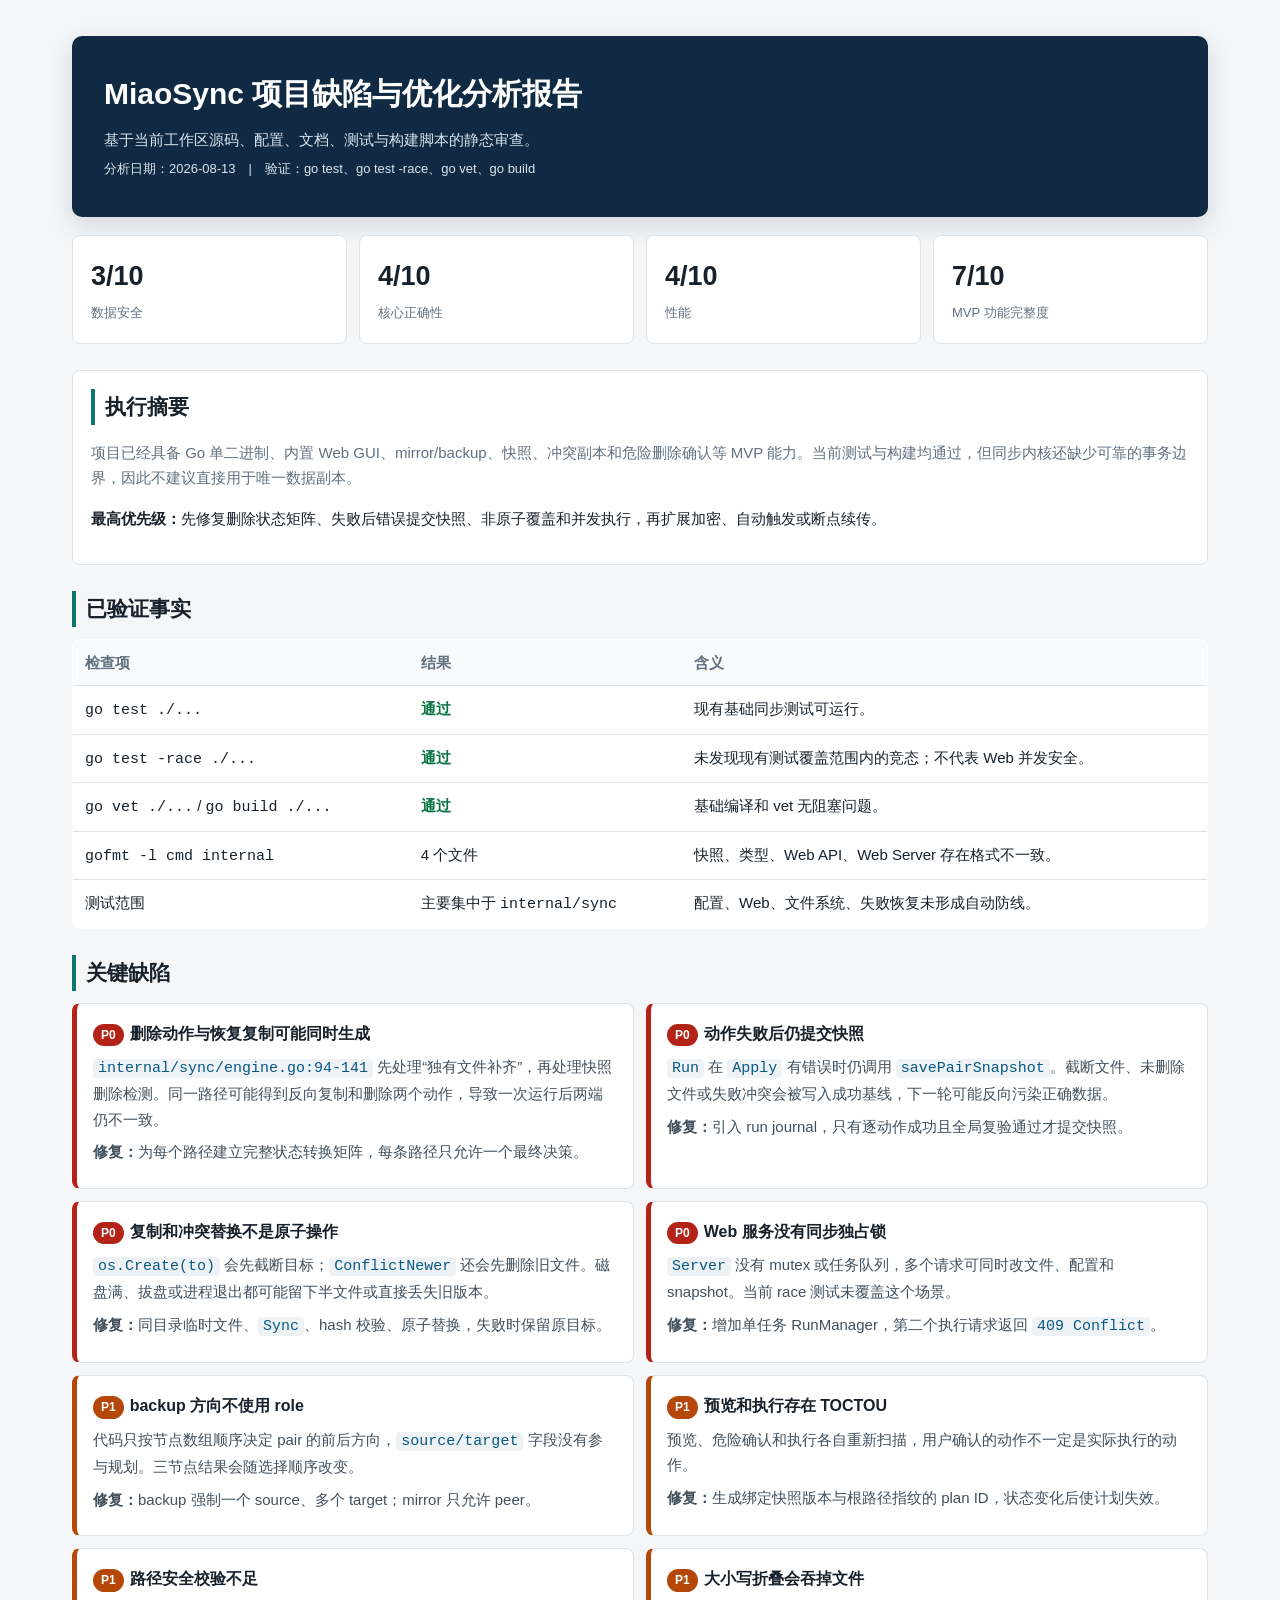
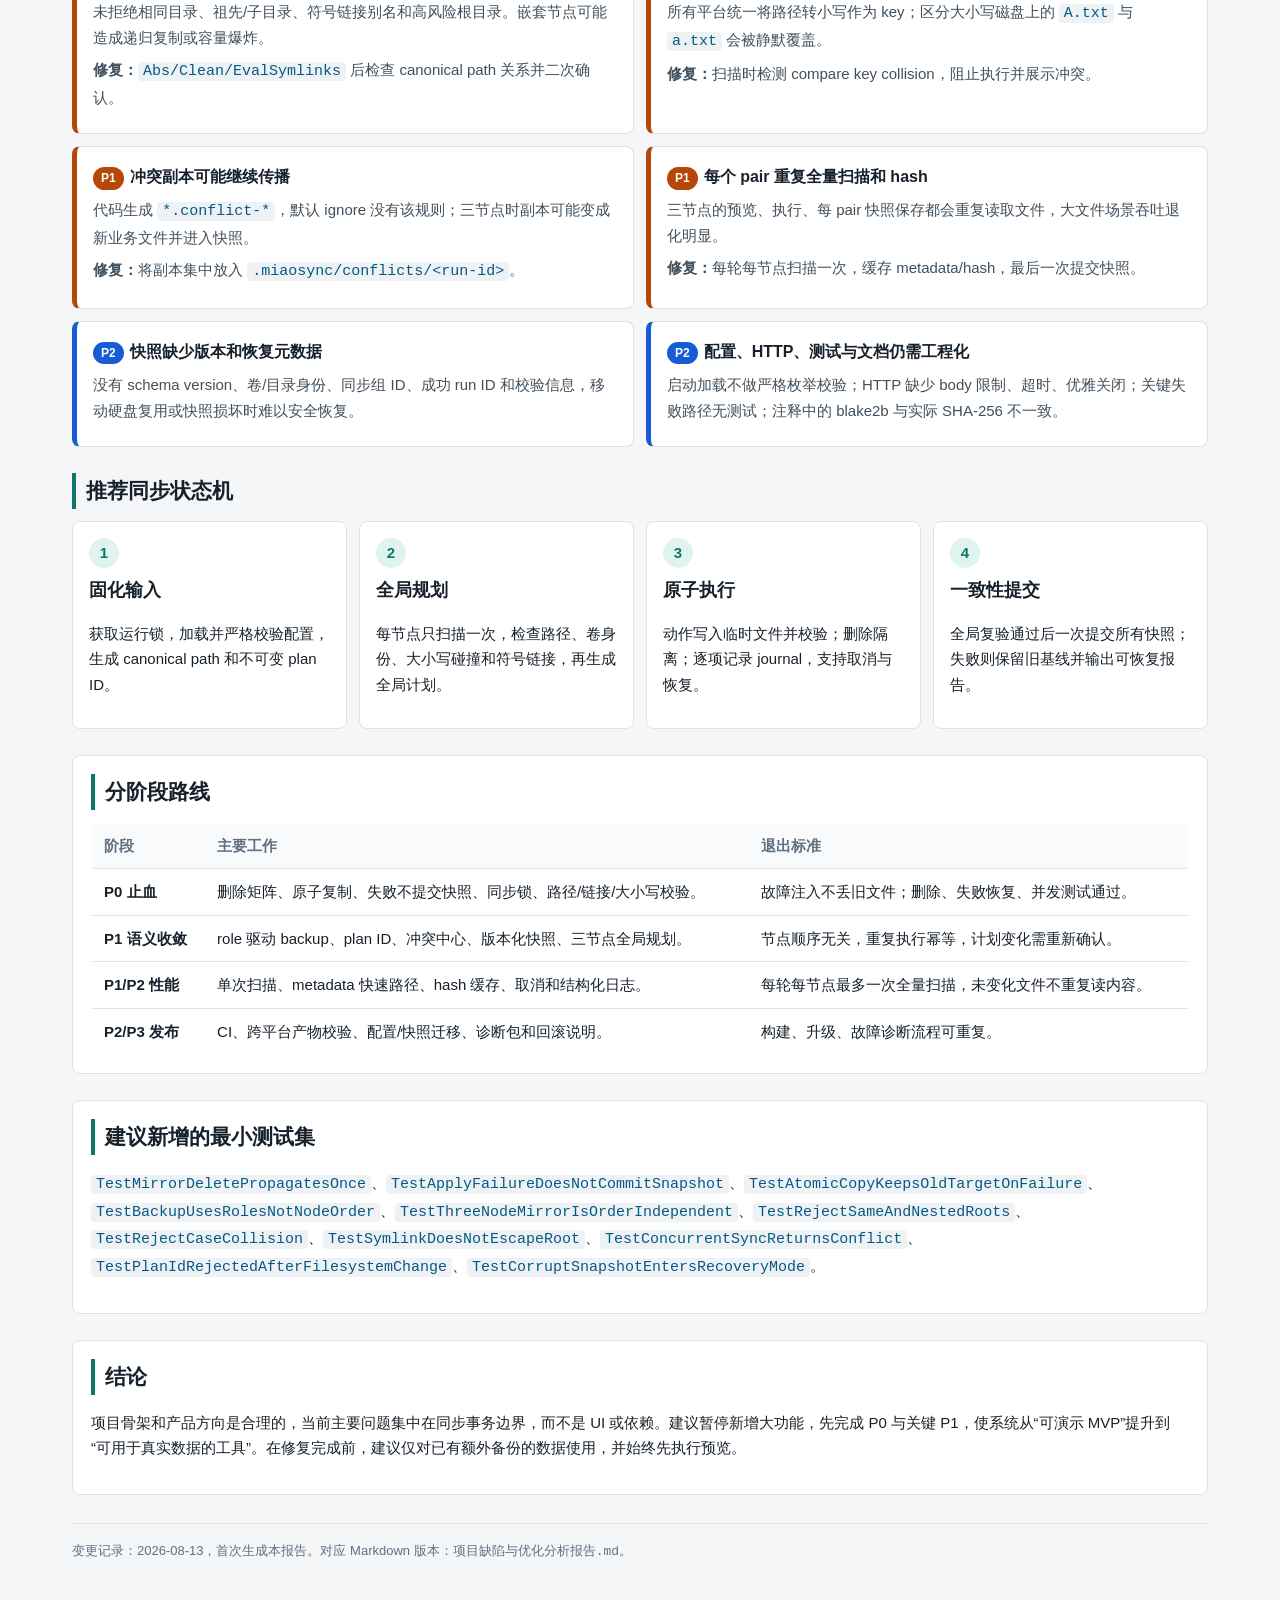
<file: reports/项目缺陷与优化分析报告.html>
<!doctype html>
<html lang="zh-CN">
<head>
  <meta charset="UTF-8">
  <meta name="viewport" content="width=device-width, initial-scale=1">
  <title>MiaoSync 项目缺陷与优化分析报告</title>
  <style>
    :root{--bg:#f4f6f8;--paper:#fff;--ink:#17212b;--muted:#607080;--line:#dce3e9;--p0:#b42318;--p1:#b54708;--p2:#175cd3;--ok:#087443;--accent:#0f766e}
    *{box-sizing:border-box}body{margin:0;background:var(--bg);color:var(--ink);font:15px/1.7 -apple-system,BlinkMacSystemFont,"Segoe UI","Microsoft YaHei",sans-serif}
    .wrap{max-width:1180px;margin:0 auto;padding:36px 22px 64px}.hero{background:#102a43;color:#fff;padding:32px;border-radius:10px;box-shadow:0 8px 24px #102a4326}.hero h1{margin:0 0 8px;font-size:30px;letter-spacing:0}.hero p{margin:5px 0;color:#d8e5ef}.meta{font-size:13px;color:#b9ccdb}.grid{display:grid;grid-template-columns:repeat(4,1fr);gap:12px;margin:18px 0}.metric,.card{background:var(--paper);border:1px solid var(--line);border-radius:8px;padding:18px}.metric strong{display:block;font-size:27px}.metric span{color:var(--muted);font-size:13px}.section{margin-top:26px}.section h2{font-size:21px;border-left:4px solid var(--accent);padding-left:10px;margin:0 0 12px}.lead{color:var(--muted)}.table{width:100%;border-collapse:collapse;background:var(--paper);border:1px solid var(--line);border-radius:8px;overflow:hidden}.table th,.table td{text-align:left;padding:10px 12px;border-bottom:1px solid var(--line);vertical-align:top}.table th{background:#f8fafb;color:var(--muted);font-weight:600}.cards{display:grid;grid-template-columns:repeat(2,1fr);gap:12px}.finding{background:var(--paper);border:1px solid var(--line);border-left:5px solid var(--p1);border-radius:8px;padding:16px}.finding.p0{border-left-color:var(--p0)}.finding.p1{border-left-color:var(--p1)}.finding.p2{border-left-color:var(--p2)}.finding h3{margin:0 0 6px;font-size:16px}.tag{display:inline-block;padding:1px 8px;border-radius:999px;font-size:12px;color:#fff;background:var(--p1);margin-right:6px}.p0 .tag{background:var(--p0)}.p1 .tag{background:var(--p1)}.p2 .tag{background:var(--p2)}.finding p{margin:7px 0;color:#40505d}.finding code,.card code{background:#eef2f5;padding:1px 5px;border-radius:4px;color:#075985}.steps{counter-reset:step;display:grid;grid-template-columns:repeat(4,1fr);gap:12px}.step{background:var(--paper);border:1px solid var(--line);border-radius:8px;padding:16px}.step:before{counter-increment:step;content:counter(step);display:block;width:30px;height:30px;line-height:30px;text-align:center;border-radius:50%;background:#dff3ef;color:var(--accent);font-weight:700;margin-bottom:8px}.step h3{margin:0 0 6px}.ok{color:var(--ok);font-weight:600}.footer{margin-top:28px;color:var(--muted);font-size:13px;border-top:1px solid var(--line);padding-top:16px}@media(max-width:850px){.grid,.steps{grid-template-columns:repeat(2,1fr)}.cards{grid-template-columns:1fr}}@media(max-width:540px){.wrap{padding:20px 12px 40px}.hero{padding:22px}.hero h1{font-size:24px}.grid,.steps{grid-template-columns:1fr}.table{font-size:13px}.table th,.table td{padding:8px}}
  </style>
</head>
<body>
<main class="wrap">
  <header class="hero">
    <h1>MiaoSync 项目缺陷与优化分析报告</h1>
    <p>基于当前工作区源码、配置、文档、测试与构建脚本的静态审查。</p>
    <p class="meta">分析日期：2026-08-13　|　验证：go test、go test -race、go vet、go build</p>
  </header>

  <section class="grid" aria-label="项目评分">
    <div class="metric"><strong>3/10</strong><span>数据安全</span></div>
    <div class="metric"><strong>4/10</strong><span>核心正确性</span></div>
    <div class="metric"><strong>4/10</strong><span>性能</span></div>
    <div class="metric"><strong>7/10</strong><span>MVP 功能完整度</span></div>
  </section>

  <section class="section card">
    <h2>执行摘要</h2>
    <p class="lead">项目已经具备 Go 单二进制、内置 Web GUI、mirror/backup、快照、冲突副本和危险删除确认等 MVP 能力。当前测试与构建均通过，但同步内核还缺少可靠的事务边界，因此不建议直接用于唯一数据副本。</p>
    <p><strong>最高优先级：</strong>先修复删除状态矩阵、失败后错误提交快照、非原子覆盖和并发执行，再扩展加密、自动触发或断点续传。</p>
  </section>

  <section class="section">
    <h2>已验证事实</h2>
    <table class="table"><thead><tr><th>检查项</th><th>结果</th><th>含义</th></tr></thead><tbody>
      <tr><td><code>go test ./...</code></td><td class="ok">通过</td><td>现有基础同步测试可运行。</td></tr>
      <tr><td><code>go test -race ./...</code></td><td class="ok">通过</td><td>未发现现有测试覆盖范围内的竞态；不代表 Web 并发安全。</td></tr>
      <tr><td><code>go vet ./...</code> / <code>go build ./...</code></td><td class="ok">通过</td><td>基础编译和 vet 无阻塞问题。</td></tr>
      <tr><td><code>gofmt -l cmd internal</code></td><td>4 个文件</td><td>快照、类型、Web API、Web Server 存在格式不一致。</td></tr>
      <tr><td>测试范围</td><td>主要集中于 <code>internal/sync</code></td><td>配置、Web、文件系统、失败恢复未形成自动防线。</td></tr>
    </tbody></table>
  </section>

  <section class="section">
    <h2>关键缺陷</h2>
    <div class="cards">
      <article class="finding p0"><h3><span class="tag">P0</span>删除动作与恢复复制可能同时生成</h3><p><code>internal/sync/engine.go:94-141</code> 先处理“独有文件补齐”，再处理快照删除检测。同一路径可能得到反向复制和删除两个动作，导致一次运行后两端仍不一致。</p><p><strong>修复：</strong>为每个路径建立完整状态转换矩阵，每条路径只允许一个最终决策。</p></article>
      <article class="finding p0"><h3><span class="tag">P0</span>动作失败后仍提交快照</h3><p><code>Run</code> 在 <code>Apply</code> 有错误时仍调用 <code>savePairSnapshot</code>。截断文件、未删除文件或失败冲突会被写入成功基线，下一轮可能反向污染正确数据。</p><p><strong>修复：</strong>引入 run journal，只有逐动作成功且全局复验通过才提交快照。</p></article>
      <article class="finding p0"><h3><span class="tag">P0</span>复制和冲突替换不是原子操作</h3><p><code>os.Create(to)</code> 会先截断目标；<code>ConflictNewer</code> 还会先删除旧文件。磁盘满、拔盘或进程退出都可能留下半文件或直接丢失旧版本。</p><p><strong>修复：</strong>同目录临时文件、<code>Sync</code>、hash 校验、原子替换，失败时保留原目标。</p></article>
      <article class="finding p0"><h3><span class="tag">P0</span>Web 服务没有同步独占锁</h3><p><code>Server</code> 没有 mutex 或任务队列，多个请求可同时改文件、配置和 snapshot。当前 race 测试未覆盖这个场景。</p><p><strong>修复：</strong>增加单任务 RunManager，第二个执行请求返回 <code>409 Conflict</code>。</p></article>
      <article class="finding p1"><h3><span class="tag">P1</span>backup 方向不使用 role</h3><p>代码只按节点数组顺序决定 pair 的前后方向，<code>source/target</code> 字段没有参与规划。三节点结果会随选择顺序改变。</p><p><strong>修复：</strong>backup 强制一个 source、多个 target；mirror 只允许 peer。</p></article>
      <article class="finding p1"><h3><span class="tag">P1</span>预览和执行存在 TOCTOU</h3><p>预览、危险确认和执行各自重新扫描，用户确认的动作不一定是实际执行的动作。</p><p><strong>修复：</strong>生成绑定快照版本与根路径指纹的 plan ID，状态变化后使计划失效。</p></article>
      <article class="finding p1"><h3><span class="tag">P1</span>路径安全校验不足</h3><p>未拒绝相同目录、祖先/子目录、符号链接别名和高风险根目录。嵌套节点可能造成递归复制或容量爆炸。</p><p><strong>修复：</strong><code>Abs/Clean/EvalSymlinks</code> 后检查 canonical path 关系并二次确认。</p></article>
      <article class="finding p1"><h3><span class="tag">P1</span>大小写折叠会吞掉文件</h3><p>所有平台统一将路径转小写作为 key；区分大小写磁盘上的 <code>A.txt</code> 与 <code>a.txt</code> 会被静默覆盖。</p><p><strong>修复：</strong>扫描时检测 compare key collision，阻止执行并展示冲突。</p></article>
      <article class="finding p1"><h3><span class="tag">P1</span>冲突副本可能继续传播</h3><p>代码生成 <code>*.conflict-*</code>，默认 ignore 没有该规则；三节点时副本可能变成新业务文件并进入快照。</p><p><strong>修复：</strong>将副本集中放入 <code>.miaosync/conflicts/&lt;run-id&gt;</code>。</p></article>
      <article class="finding p1"><h3><span class="tag">P1</span>每个 pair 重复全量扫描和 hash</h3><p>三节点的预览、执行、每 pair 快照保存都会重复读取文件，大文件场景吞吐退化明显。</p><p><strong>修复：</strong>每轮每节点扫描一次，缓存 metadata/hash，最后一次提交快照。</p></article>
      <article class="finding p2"><h3><span class="tag">P2</span>快照缺少版本和恢复元数据</h3><p>没有 schema version、卷/目录身份、同步组 ID、成功 run ID 和校验信息，移动硬盘复用或快照损坏时难以安全恢复。</p></article>
      <article class="finding p2"><h3><span class="tag">P2</span>配置、HTTP、测试与文档仍需工程化</h3><p>启动加载不做严格枚举校验；HTTP 缺少 body 限制、超时、优雅关闭；关键失败路径无测试；注释中的 blake2b 与实际 SHA-256 不一致。</p></article>
    </div>
  </section>

  <section class="section">
    <h2>推荐同步状态机</h2>
    <div class="steps">
      <div class="step"><h3>固化输入</h3><p>获取运行锁，加载并严格校验配置，生成 canonical path 和不可变 plan ID。</p></div>
      <div class="step"><h3>全局规划</h3><p>每节点只扫描一次，检查路径、卷身份、大小写碰撞和符号链接，再生成全局计划。</p></div>
      <div class="step"><h3>原子执行</h3><p>动作写入临时文件并校验；删除隔离；逐项记录 journal，支持取消与恢复。</p></div>
      <div class="step"><h3>一致性提交</h3><p>全局复验通过后一次提交所有快照；失败则保留旧基线并输出可恢复报告。</p></div>
    </div>
  </section>

  <section class="section card">
    <h2>分阶段路线</h2>
    <table class="table"><thead><tr><th>阶段</th><th>主要工作</th><th>退出标准</th></tr></thead><tbody>
      <tr><td><strong>P0 止血</strong></td><td>删除矩阵、原子复制、失败不提交快照、同步锁、路径/链接/大小写校验。</td><td>故障注入不丢旧文件；删除、失败恢复、并发测试通过。</td></tr>
      <tr><td><strong>P1 语义收敛</strong></td><td>role 驱动 backup、plan ID、冲突中心、版本化快照、三节点全局规划。</td><td>节点顺序无关，重复执行幂等，计划变化需重新确认。</td></tr>
      <tr><td><strong>P1/P2 性能</strong></td><td>单次扫描、metadata 快速路径、hash 缓存、取消和结构化日志。</td><td>每轮每节点最多一次全量扫描，未变化文件不重复读内容。</td></tr>
      <tr><td><strong>P2/P3 发布</strong></td><td>CI、跨平台产物校验、配置/快照迁移、诊断包和回滚说明。</td><td>构建、升级、故障诊断流程可重复。</td></tr>
    </tbody></table>
  </section>

  <section class="section card">
    <h2>建议新增的最小测试集</h2>
    <p><code>TestMirrorDeletePropagatesOnce</code>、<code>TestApplyFailureDoesNotCommitSnapshot</code>、<code>TestAtomicCopyKeepsOldTargetOnFailure</code>、<code>TestBackupUsesRolesNotNodeOrder</code>、<code>TestThreeNodeMirrorIsOrderIndependent</code>、<code>TestRejectSameAndNestedRoots</code>、<code>TestRejectCaseCollision</code>、<code>TestSymlinkDoesNotEscapeRoot</code>、<code>TestConcurrentSyncReturnsConflict</code>、<code>TestPlanIdRejectedAfterFilesystemChange</code>、<code>TestCorruptSnapshotEntersRecoveryMode</code>。</p>
  </section>

  <section class="section card">
    <h2>结论</h2>
    <p>项目骨架和产品方向是合理的，当前主要问题集中在同步事务边界，而不是 UI 或依赖。建议暂停新增大功能，先完成 P0 与关键 P1，使系统从“可演示 MVP”提升到“可用于真实数据的工具”。在修复完成前，建议仅对已有额外备份的数据使用，并始终先执行预览。</p>
  </section>

  <footer class="footer">变更记录：2026-08-13，首次生成本报告。对应 Markdown 版本：<code>项目缺陷与优化分析报告.md</code>。</footer>
</main>
</body>
</html>
</file>
